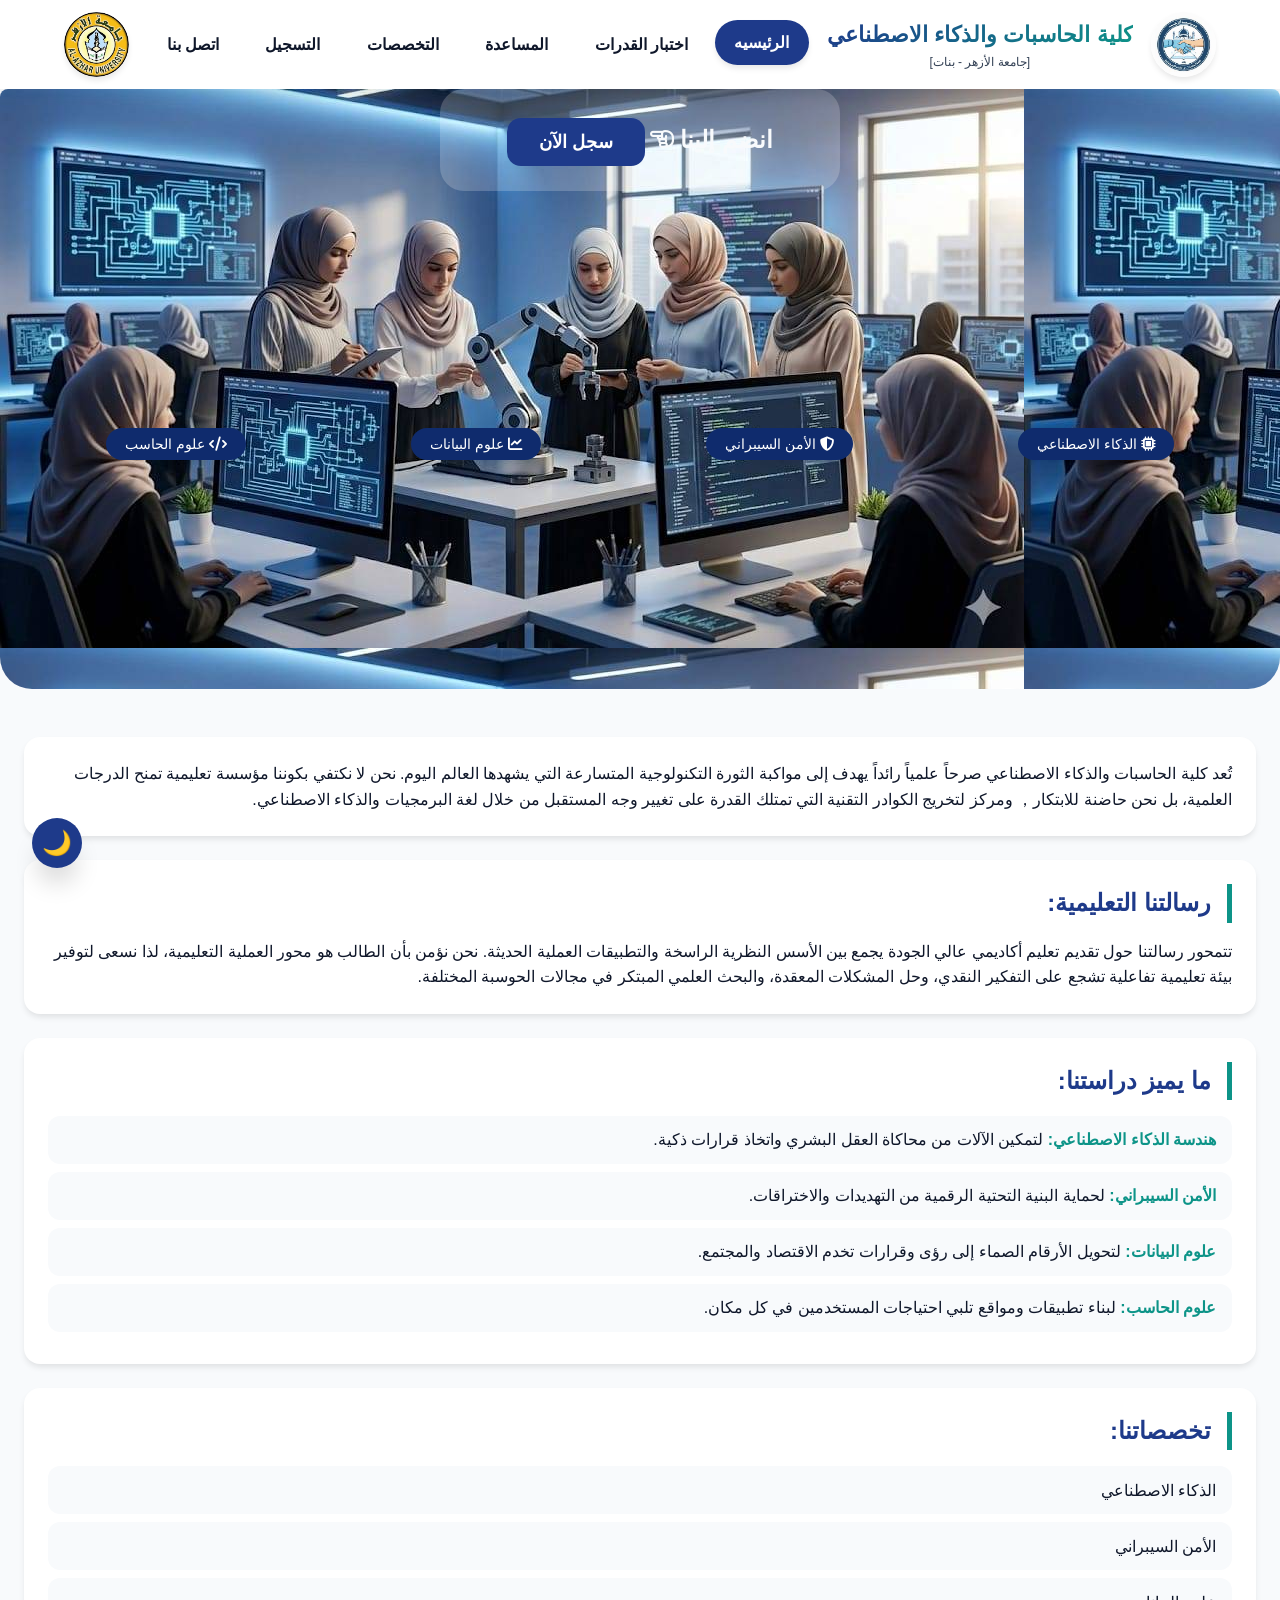
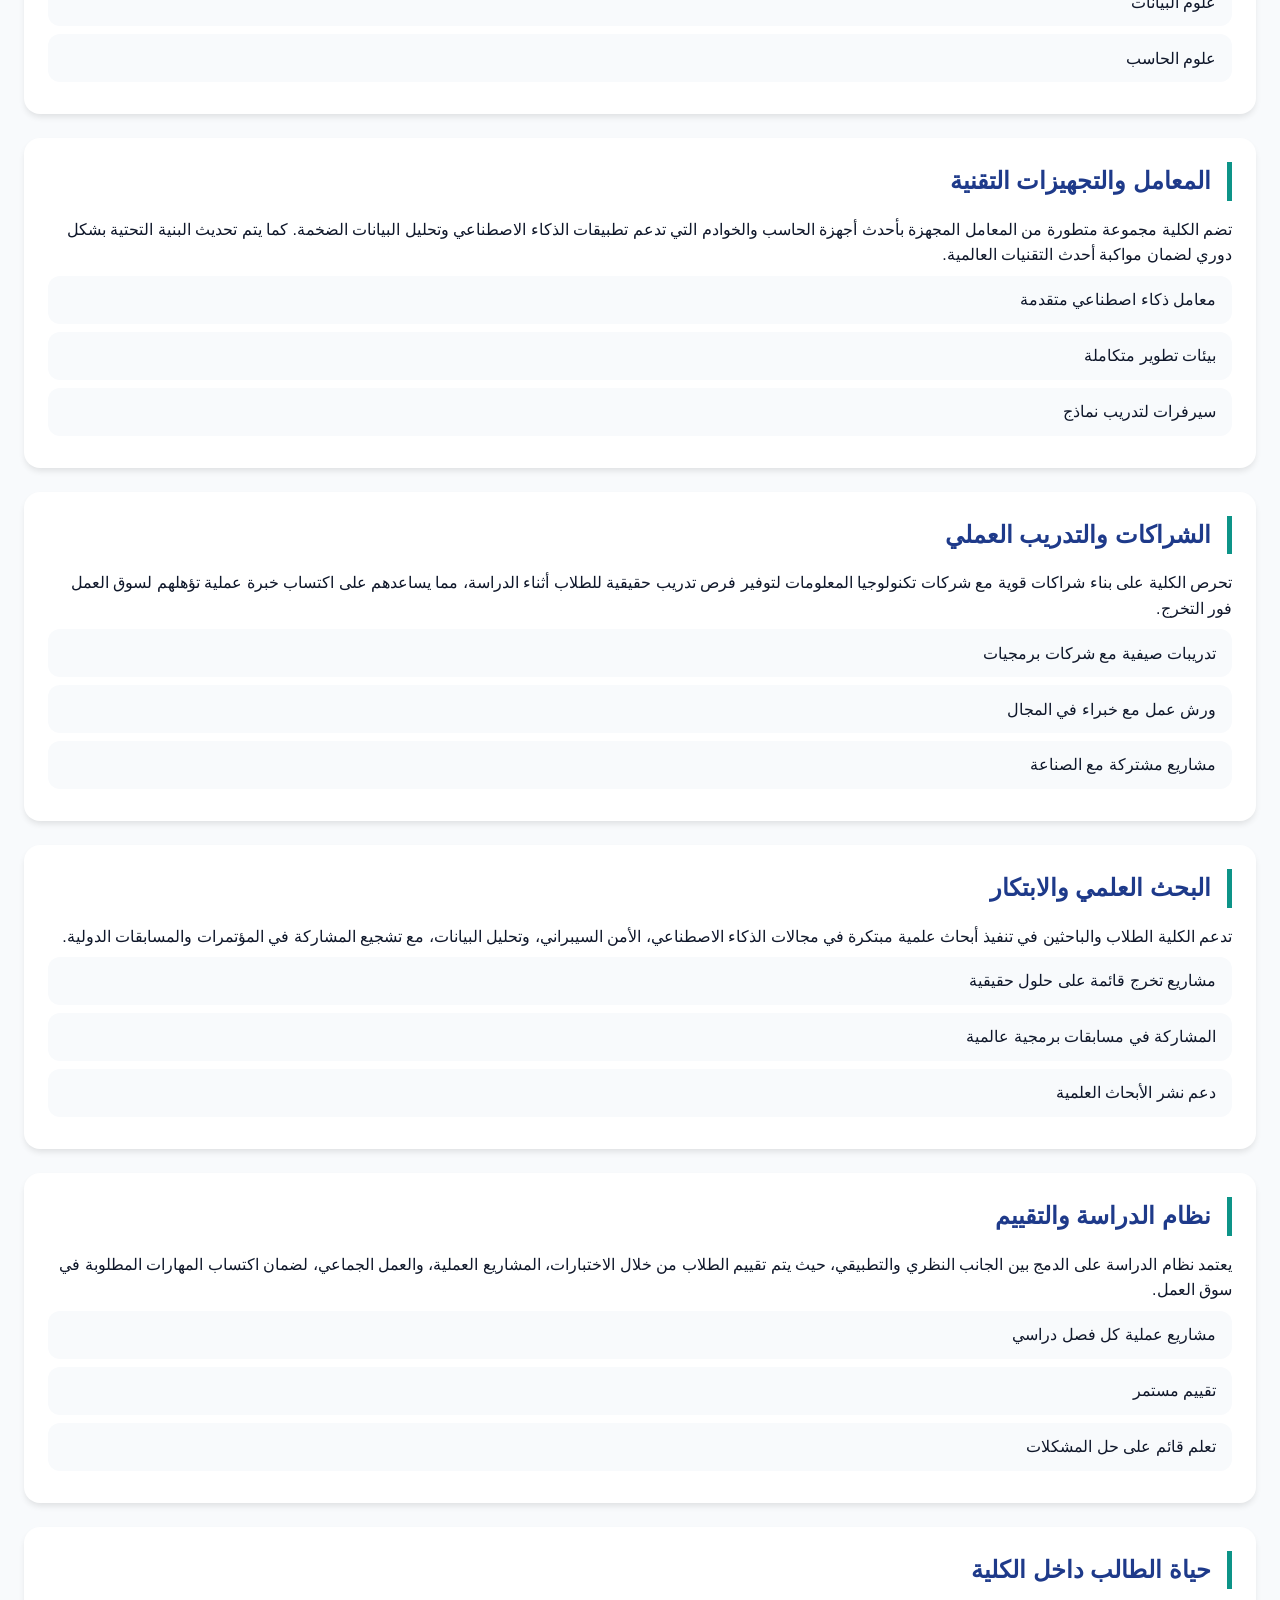
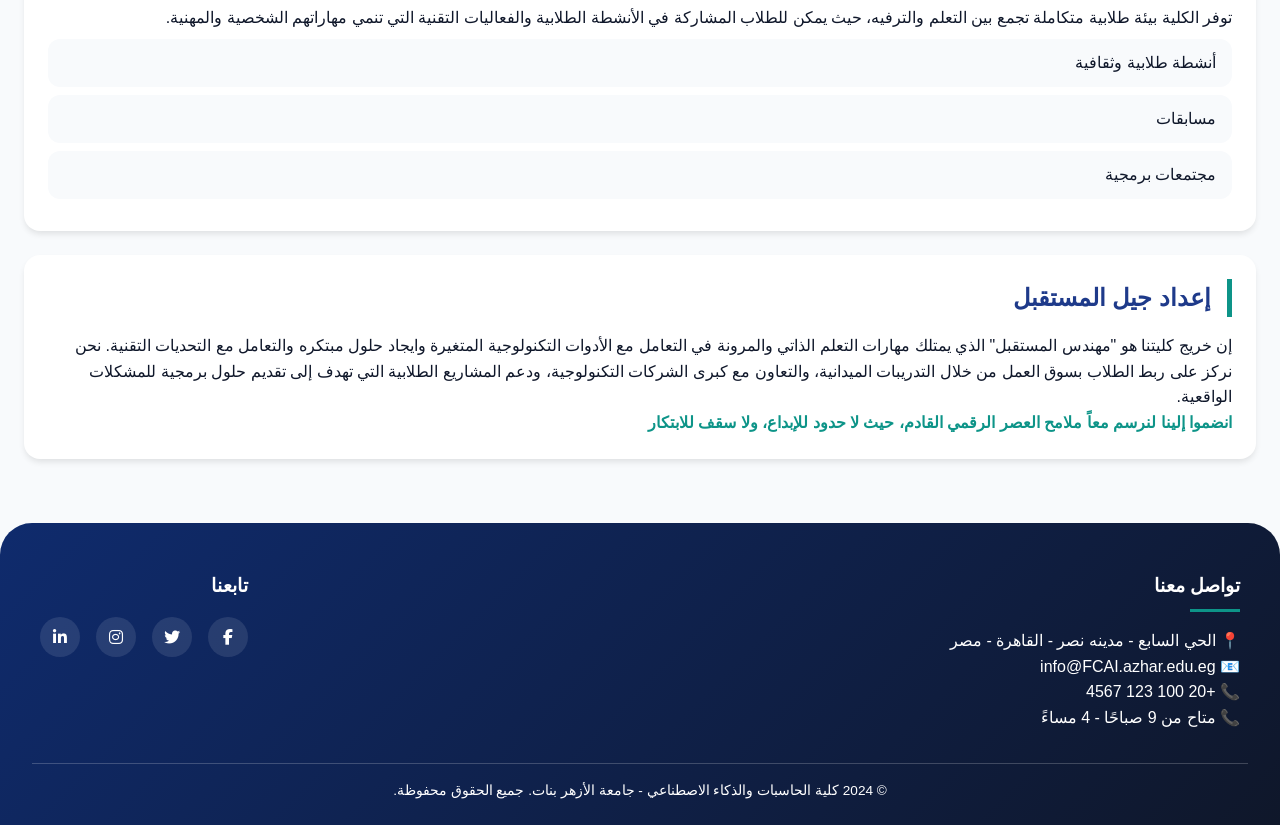
<file: index.html>
<!DOCTYPE html>

<html lang="ar" dir="rtl">

<head>
    <meta charset="UTF-8">
    <meta name="viewport" content="width=device-width, initial-scale=1.0">
    <title>كلية الحاسبات والذكاء الاصطناعي</title>
    <meta name="description"
        content="كلية الحاسبات والذكاء الاصطناعي - جامعة الأزهر بنات - تخصصات الذكاء الاصطناعي، الأمن السيبراني، علوم البيانات وعلوم الحاسب">
    <meta name="keywords" content="كلية حاسبات, ذكاء اصطناعي, جامعة الأزهر, علوم بيانات, أمن سيبراني">
    <meta name="author" content="كلية الحاسبات والذكاء الاصطناعي - جامعة الأزهر">
    <link rel="icon" type="image/png" sizes="32x32" href="image/logo2.jpeg">

    <link rel="stylesheet" href="Css/styles.css">
    <link rel="stylesheet" href="https://cdnjs.cloudflare.com/ajax/libs/font-awesome/6.5.0/css/all.min.css">
</head>

<body>
    <header class="header-section">
        <img src="image/logo2.jpeg" alt="لوجو الكلية 1">
        <button class="menu-toggle" id="mobileMenuToggle">
            <i class="fa-solid fa-bars"></i>
        </button>
        <section>
            <h1>كلية الحاسبات والذكاء الاصطناعي</h1>
            <p>[جامعة الأزهر - بنات]</p>
        </section>
        <nav>
            <ul>
                <li><a href="index.html">الرئيسيه</a></li>
                <li><a href="exam.html">اختبار القدرات</a></li>
                <li><a href="faq.html">المساعدة</a></li>
                <li><a href="depart.html">التخصصات</a></li>
                <li><a href="registration.html">التسجيل</a></li>
                <li><a href="contact.html">اتصل بنا</a></li>
            </ul>
        </nav>
        <img src="image/images.jpeg" alt="لوجو الكلية 2">
    </header>

    <!--  بانر الصفحة الرئيسية -->
    <div class="hero-banner">
        <div class="hero-registration">
            <h2>انضم إلينا <i class="fa-regular fa-hand-point-left"></i></h2>
            <a href="registration.html" class="btn-primary">سجل الآن</a>
        </div>
        <div class="hero-badges">
            <span class="hero-badge"><i class="fa-solid fa-microchip"></i> الذكاء الاصطناعي</span>
            <span class="hero-badge"><i class="fa-solid fa-shield-halved"></i> الأمن السيبراني</span>
            <span class="hero-badge"><i class="fa-solid fa-chart-line"></i> علوم البيانات</span>
            <span class="hero-badge"><i class="fa-solid fa-code"></i> علوم الحاسب</span>
        </div>

    </div>
    </div>

    <div class="container">
        <div>
            <p>
                تُعد كلية الحاسبات والذكاء الاصطناعي صرحاً علمياً رائداً يهدف إلى مواكبة الثورة التكنولوجية المتسارعة
                التي
                يشهدها العالم اليوم. نحن لا نكتفي بكوننا مؤسسة تعليمية تمنح الدرجات العلمية، بل نحن حاضنة للابتكار，
                ومركز
                لتخريج الكوادر التقنية التي تمتلك القدرة على تغيير وجه المستقبل من خلال لغة البرمجيات والذكاء الاصطناعي.
            </p>
        </div>
        <div>
            <h2>رسالتنا التعليمية:</h2>
            <p>
                تتمحور رسالتنا حول تقديم تعليم أكاديمي عالي الجودة يجمع بين الأسس النظرية الراسخة والتطبيقات العملية
                الحديثة. نحن نؤمن بأن الطالب هو محور العملية التعليمية، لذا نسعى لتوفير بيئة تعليمية تفاعلية تشجع على
                التفكير النقدي، وحل المشكلات المعقدة، والبحث العلمي المبتكر في مجالات الحوسبة المختلفة.
            </p>
        </div>
        <div>
            <h2>ما يميز دراستنا:</h2>
            <ul>
                <li><span class="highlight">هندسة الذكاء الاصطناعي:</span> لتمكين الآلات من محاكاة العقل البشري واتخاذ
                    قرارات ذكية.</li>
                <li><span class="highlight">الأمن السيبراني:</span> لحماية البنية التحتية الرقمية من التهديدات
                    والاختراقات.
                </li>
                <li><span class="highlight">علوم البيانات:</span> لتحويل الأرقام الصماء إلى رؤى وقرارات تخدم الاقتصاد
                    والمجتمع.</li>
                <li><span class="highlight">علوم الحاسب:</span> لبناء تطبيقات ومواقع تلبي احتياجات المستخدمين في كل
                    مكان.
                </li>
            </ul>
        </div>
        <div>
            <h2>تخصصاتنا:</h2>
            <ul>
                <li> الذكاء الاصطناعي</li>
                <li>الأمن السيبراني</li>
                <li>علوم البيانات</li>
                <li>علوم الحاسب </li>
            </ul>
        </div>

        <div>
            <h2>المعامل والتجهيزات التقنية</h2>
            <p>
                تضم الكلية مجموعة متطورة من المعامل المجهزة بأحدث أجهزة الحاسب والخوادم التي تدعم تطبيقات الذكاء
                الاصطناعي
                وتحليل البيانات الضخمة. كما يتم تحديث البنية التحتية بشكل دوري لضمان مواكبة أحدث التقنيات العالمية.
            </p>
            <ul>
                <li>معامل ذكاء اصطناعي متقدمة</li>
                <li>بيئات تطوير متكاملة </li>
                <li>سيرفرات لتدريب نماذج </li>

            </ul>
        </div>


        <div>
            <h2>الشراكات والتدريب العملي</h2>
            <p>
                تحرص الكلية على بناء شراكات قوية مع شركات تكنولوجيا المعلومات لتوفير فرص تدريب حقيقية للطلاب أثناء
                الدراسة،
                مما يساعدهم على اكتساب خبرة عملية تؤهلهم لسوق العمل فور التخرج.
            </p>
            <ul>
                <li>تدريبات صيفية مع شركات برمجيات</li>
                <li>ورش عمل مع خبراء في المجال</li>
                <li>مشاريع مشتركة مع الصناعة</li>
            </ul>
        </div>

        <div>
            <h2>البحث العلمي والابتكار</h2>
            <p>
                تدعم الكلية الطلاب والباحثين في تنفيذ أبحاث علمية مبتكرة في مجالات الذكاء الاصطناعي، الأمن السيبراني،
                وتحليل البيانات، مع تشجيع المشاركة في المؤتمرات والمسابقات الدولية.
            </p>
            <ul>
                <li>مشاريع تخرج قائمة على حلول حقيقية</li>
                <li>المشاركة في مسابقات برمجية عالمية</li>
                <li>دعم نشر الأبحاث العلمية</li>
            </ul>
        </div>

        <div>
            <h2>نظام الدراسة والتقييم</h2>
            <p>
                يعتمد نظام الدراسة على الدمج بين الجانب النظري والتطبيقي، حيث يتم تقييم الطلاب من خلال الاختبارات،
                المشاريع العملية، والعمل الجماعي، لضمان اكتساب المهارات المطلوبة في سوق العمل.
            </p>
            <ul>
                <li>مشاريع عملية كل فصل دراسي</li>
                <li>تقييم مستمر </li>
                <li>تعلم قائم على حل المشكلات </li>
            </ul>
        </div>

        <div>
            <h2>حياة الطالب داخل الكلية</h2>
            <p>
                توفر الكلية بيئة طلابية متكاملة تجمع بين التعلم والترفيه، حيث يمكن للطلاب المشاركة في الأنشطة الطلابية
                والفعاليات التقنية التي تنمي مهاراتهم الشخصية والمهنية.
            </p>
            <ul>
                <li>أنشطة طلابية وثقافية</li>
                <li>مسابقات </li>
                <li>مجتمعات برمجية </li>
            </ul>
        </div>
        <div>
            <h2>إعداد جيل المستقبل</h2>
            <p>
                إن خريج كليتنا هو "مهندس المستقبل" الذي يمتلك مهارات التعلم الذاتي والمرونة في التعامل مع الأدوات
                التكنولوجية المتغيرة وايجاد حلول مبتكره والتعامل مع التحديات التقنية. نحن نركز على ربط الطلاب بسوق العمل
                من خلال التدريبات الميدانية، والتعاون مع كبرى
                الشركات التكنولوجية، ودعم المشاريع الطلابية التي تهدف إلى تقديم حلول برمجية للمشكلات الواقعية.
            </p>

            <p class="highlight">
                انضموا إلينا لنرسم معاً ملامح العصر الرقمي القادم، حيث لا حدود للإبداع، ولا سقف
                للابتكار
            </p>
        </div>


    </div>
    <footer>
        <div class="contact-social">

            <div class="contact-info">
                <h3>تواصل معنا</h3>
                <p>📍 الحي السابع - مدينه نصر - القاهرة - مصر</p>
                <p>📧 info@FCAI.azhar.edu.eg</p>
                <p>📞 +20 100 123 4567 </p>
                <p>📞 متاح من 9 صباحًا - 4 مساءً</p>
            </div>

            <div class="social-media">
                <h3>تابعنا</h3>
                <div class="social-links">
                    <a href="https://www.facebook.com" target="_blank"><i class="fab fa-facebook-f"></i></a>
                    <a href="https://twitter.com" target="_blank"><i class="fab fa-twitter"></i></a>
                    <a href="https://www.instagram.com" target="_blank"><i class="fab fa-instagram"></i></a>
                    <a href="https://www.linkedin.com" target="_blank"><i class="fab fa-linkedin-in"></i></a>
                </div>
            </div>

        </div>
        <p>&copy; 2024 كلية الحاسبات والذكاء الاصطناعي - جامعة الأزهر بنات. جميع الحقوق محفوظة.</p>

    </footer>
    <button class="darkmode-toggle" id="darkmodeToggle">🌙</button>


    <script src="js/script.js"></script>
</body>

</html>
</file>
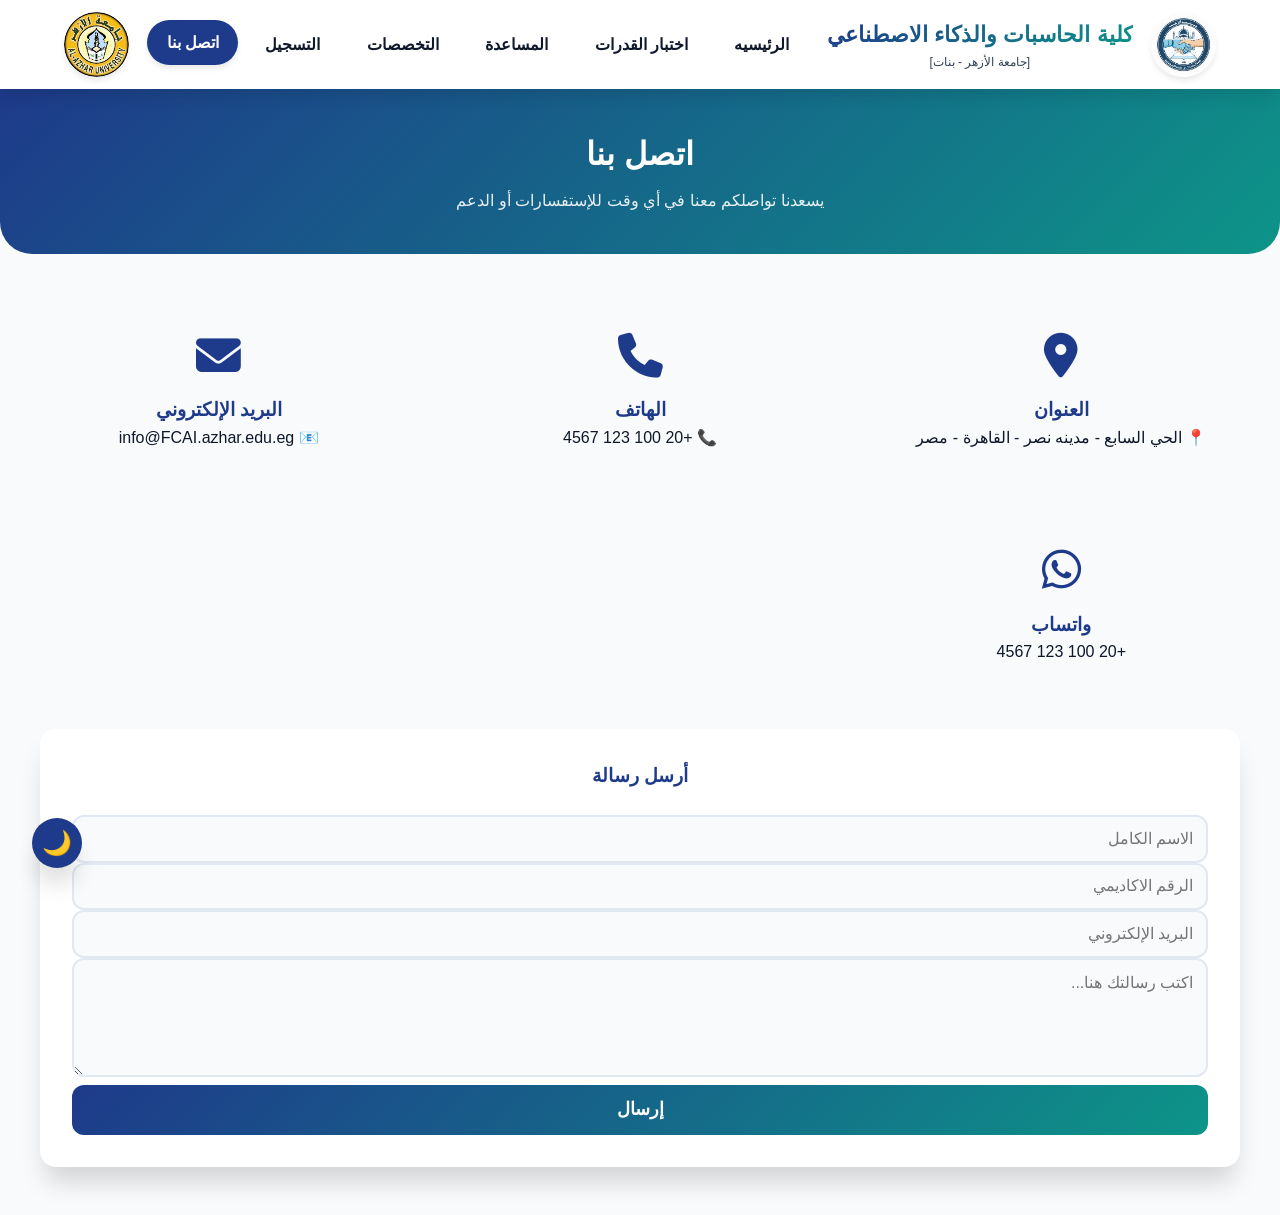
<file: contact.html>
<!DOCTYPE html>

<html lang="ar" dir="rtl">

<head>
    <meta charset="UTF-8">
    <meta name="viewport" content="width=device-width, initial-scale=1.0">
    <title>اتصل بنا</title>
    <meta name="description"
        content="كلية الحاسبات والذكاء الاصطناعي - جامعة الأزهر بنات - تخصصات الذكاء الاصطناعي، الأمن السيبراني، علوم البيانات وعلوم الحاسب">
    <meta name="keywords" content="كلية حاسبات, ذكاء اصطناعي, جامعة الأزهر, علوم بيانات, أمن سيبراني">
    <meta name="author" content="كلية الحاسبات والذكاء الاصطناعي - جامعة الأزهر">
    <link rel="icon" type="image/png" sizes="32x32" href="image/logo2.jpeg">

    <link rel="stylesheet" href="Css/styles.css">
    <link rel="stylesheet" href="https://cdnjs.cloudflare.com/ajax/libs/font-awesome/6.5.0/css/all.min.css">
</head>

<body>

    <header class="header-section">
        <img src="image/logo2.jpeg" alt="لوجو الكلية 1">
        <button class="menu-toggle" id="mobileMenuToggle">
            <i class="fa-solid fa-bars"></i>
        </button>
        <section>
            <h1>كلية الحاسبات والذكاء الاصطناعي</h1>
            <p>[جامعة الأزهر - بنات]</p>
        </section>
        <nav>
            <ul>
                <li><a href="index.html">الرئيسيه</a></li>
                <li><a href="exam.html">اختبار القدرات</a></li>
                <li><a href="faq.html">المساعدة</a></li>
                <li><a href="depart.html">التخصصات</a></li>
                <li><a href="registration.html">التسجيل</a></li>
                <li><a href="contact.html">اتصل بنا</a></li>
            </ul>
        </nav>
        <img src="image/images.jpeg" alt="لوجو الكلية 2">
    </header>
    <div class="contact-header">
        <h1>اتصل بنا</h1>
        <p class="contact-desc">يسعدنا تواصلكم معنا في أي وقت للإستفسارات أو الدعم</p>

    </div>
    <section class="contact-section">

        <div class="contact-grid">

            <div class="contact-card">
                <i class="fa-solid fa-location-dot"></i>
                <h3>العنوان</h3>
                <p>📍 الحي السابع - مدينه نصر - القاهرة - مصر</p>
            </div>

            <div class="contact-card">
                <i class="fa-solid fa-phone"></i>
                <h3>الهاتف</h3>
                <p>📞 +20 100 123 4567</p>
            </div>

            <div class="contact-card">
                <i class="fa-solid fa-envelope"></i>
                <h3>البريد الإلكتروني</h3>
                <p>📧 info@FCAI.azhar.edu.eg</p>
            </div>

            <div class="contact-card">
                <i class="fa-brands fa-whatsapp"></i>
                <h3>واتساب</h3>
                <p>+20 100 123 4567</p>
            </div>

        </div>

        <form class="contact-form">
            <h3>أرسل رسالة</h3>

            <input type="text" placeholder="الاسم الكامل" required>
            <input type="number" placeholder="الرقم الاكاديمي">
            <input type="email" placeholder="البريد الإلكتروني" required>
            <textarea rows="5" placeholder="اكتب رسالتك هنا..." required></textarea>

            <button type="submit">إرسال</button>
        </form>
    </section>
    <button class="darkmode-toggle" id="darkmodeToggle">🌙</button>

    <script src="js/script.js"></script>

</body>
</file>
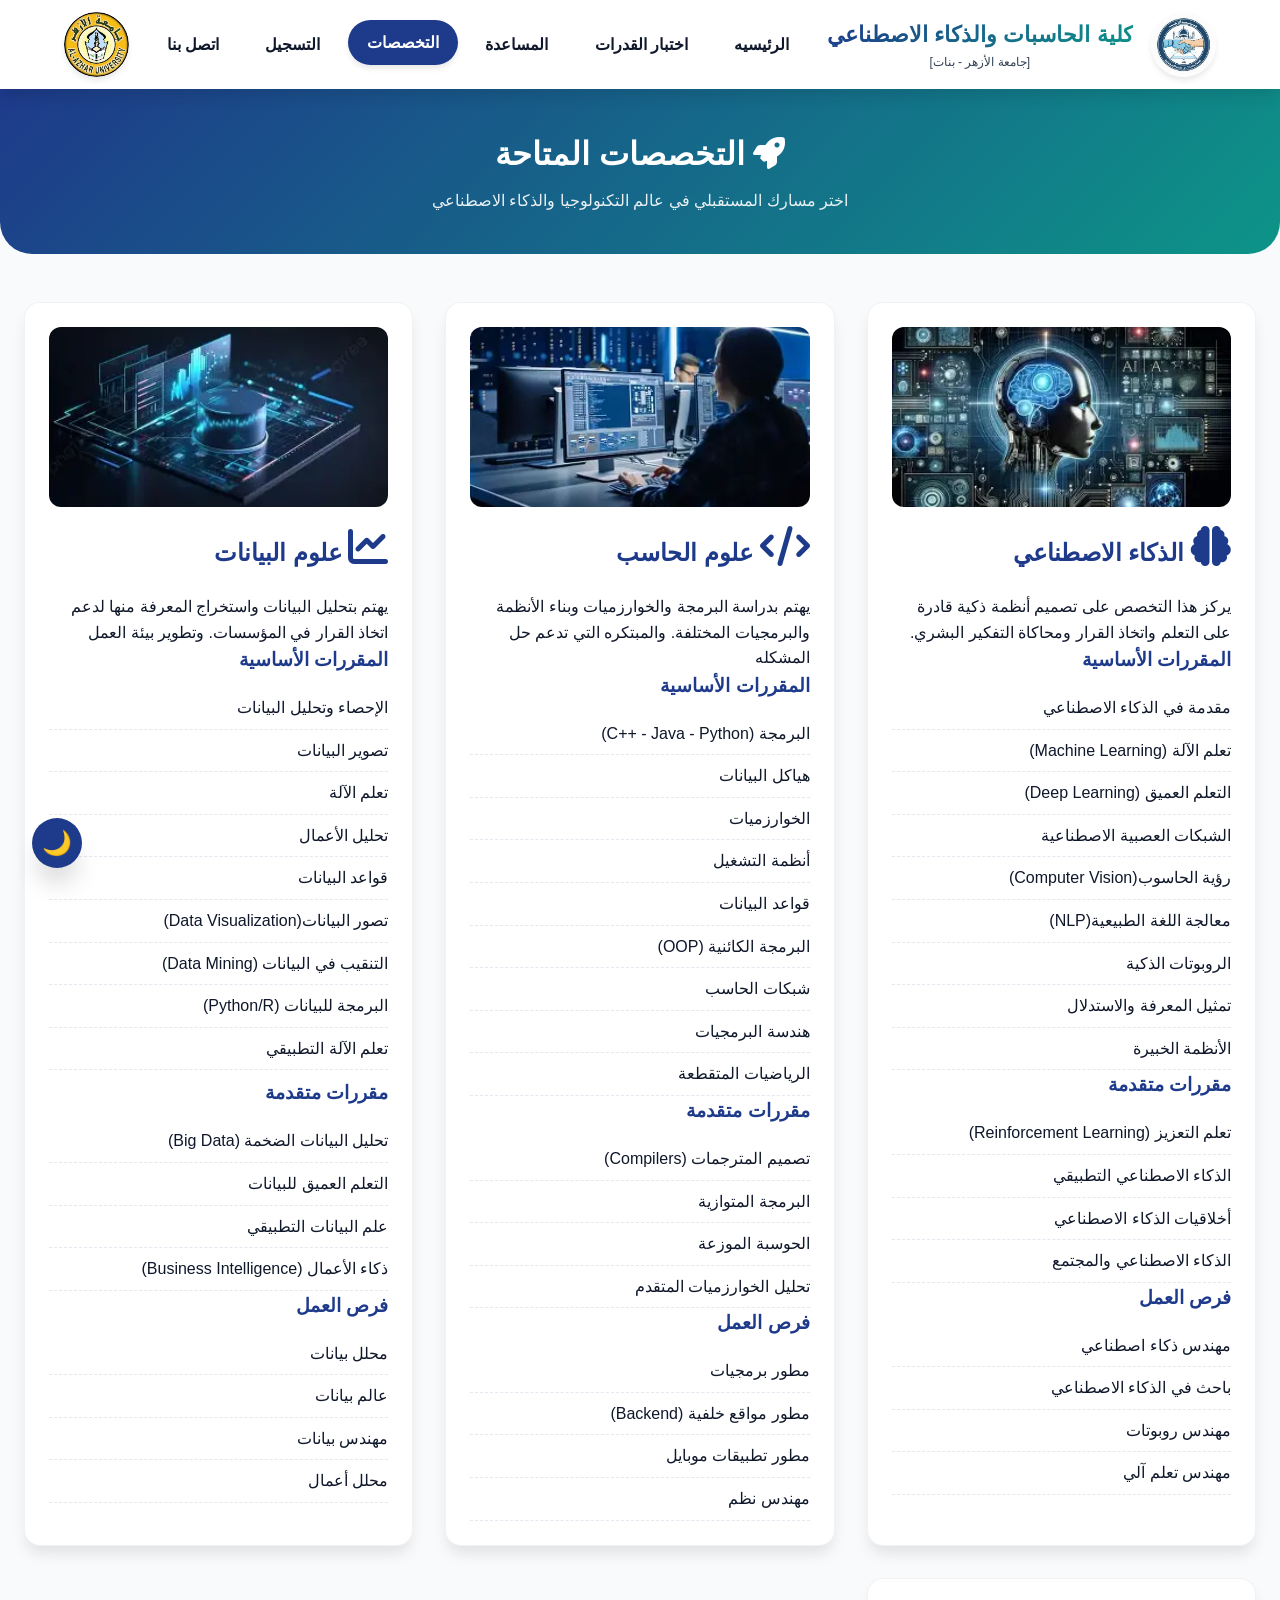
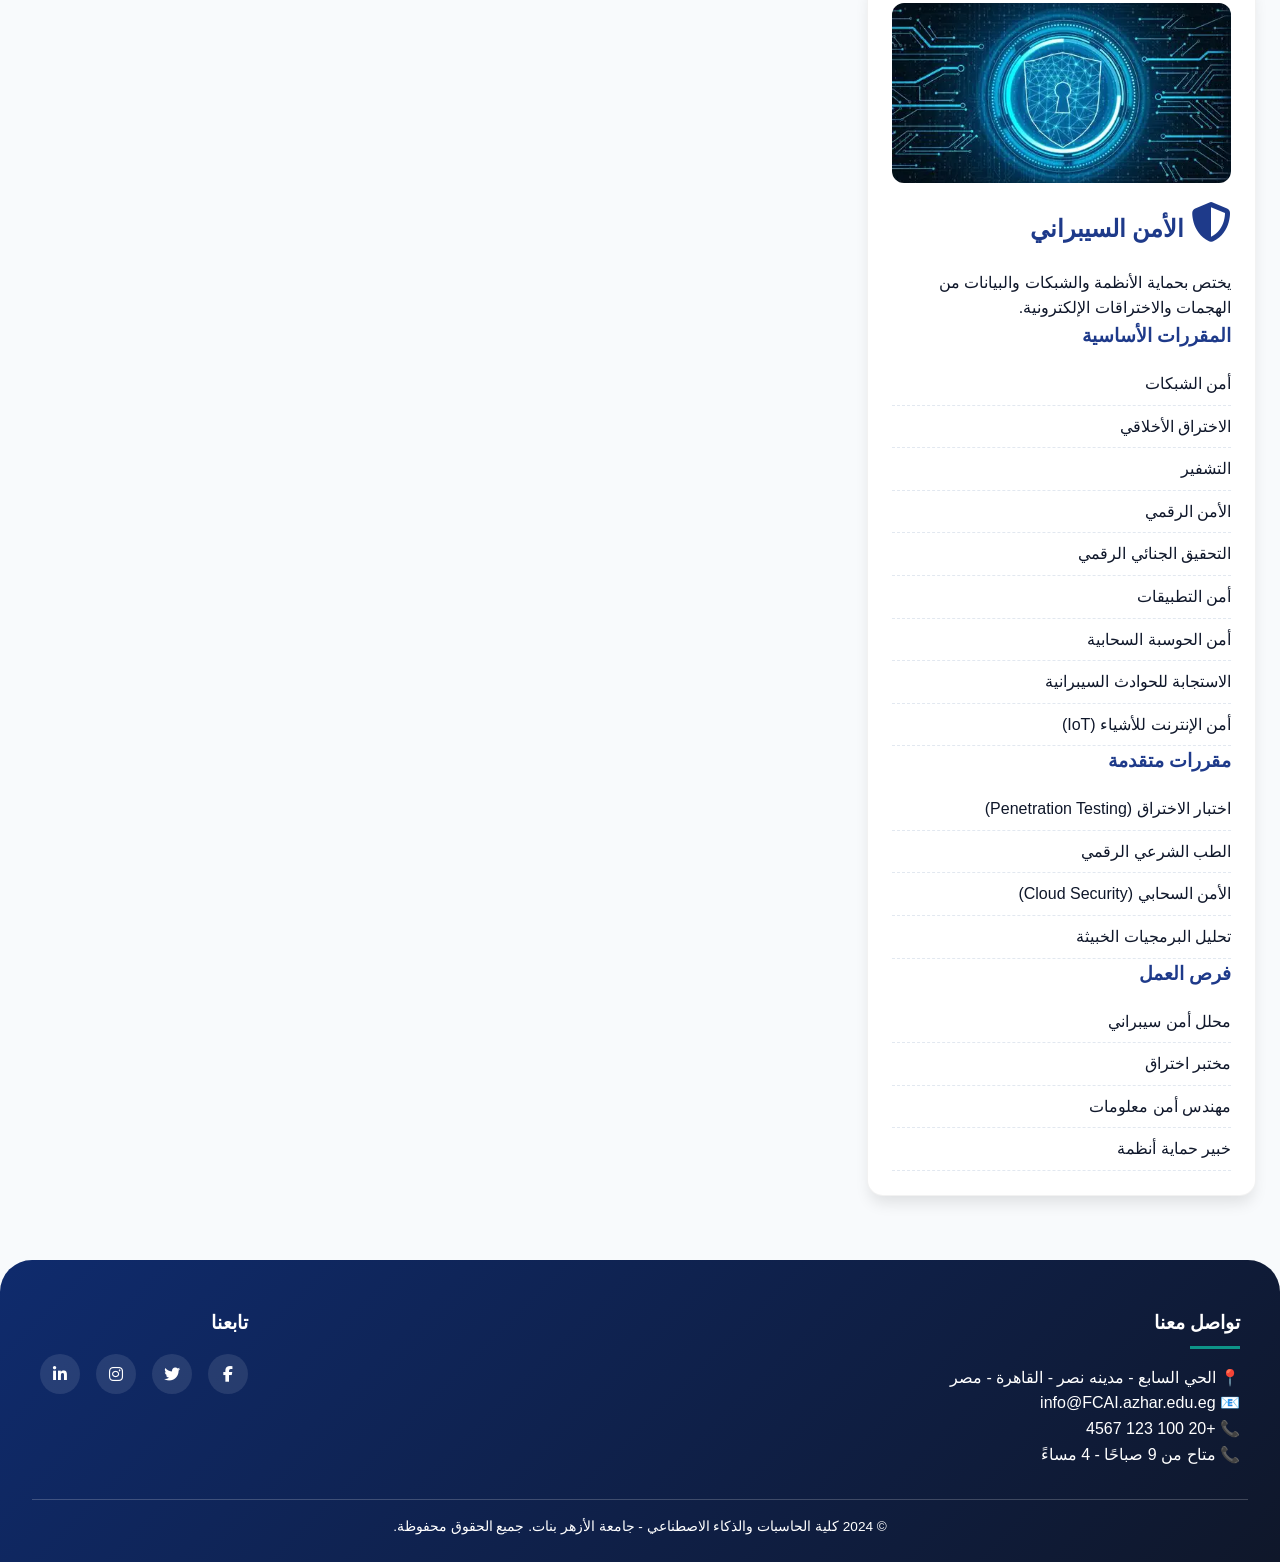
<file: depart.html>
<!DOCTYPE html>
<html lang="ar" dir="rtl">

<head>
    <meta charset="UTF-8">
    <meta name="viewport" content="width=device-width, initial-scale=1.0">
    <title>التخصصات</title>
    <meta name="description"
        content="كلية الحاسبات والذكاء الاصطناعي - جامعة الأزهر بنات - تخصصات الذكاء الاصطناعي، الأمن السيبراني، علوم البيانات وعلوم الحاسب">
    <meta name="keywords" content="كلية حاسبات, ذكاء اصطناعي, جامعة الأزهر, علوم بيانات, أمن سيبراني">
    <meta name="author" content="كلية الحاسبات والذكاء الاصطناعي - جامعة الأزهر">
    <link rel="icon" type="image/png" sizes="32x32" href="image/logo2.jpeg">

    <link rel="stylesheet" href="Css/styles.css">
    <link rel="stylesheet" href="https://cdnjs.cloudflare.com/ajax/libs/font-awesome/6.5.0/css/all.min.css">
</head>

<body>

   <header class="header-section">
    <img src="image/logo2.jpeg" alt="لوجو الكلية 1">
    <button class="menu-toggle" id="mobileMenuToggle">
        <i class="fa-solid fa-bars"></i>
    </button>
    <section>
        <h1>كلية الحاسبات والذكاء الاصطناعي</h1>
        <p>[جامعة الأزهر - بنات]</p>
    </section>
    <nav>
        <ul>
            <li><a href="index.html">الرئيسيه</a></li>
            <li><a href="exam.html">اختبار القدرات</a></li>
            <li><a href="faq.html">المساعدة</a></li>
            <li><a href="depart.html">التخصصات</a></li>
            <li><a href="registration.html">التسجيل</a></li>
            <li><a href="contact.html">اتصل بنا</a></li>
        </ul>
    </nav>
    <img src="image/images.jpeg" alt="لوجو الكلية 2">
</header>

    <!-- بانر التخصصات -->
    <div class="depart-banner">
        <div class="depart-banner-content">
            <h2><i class="fa-solid fa-rocket"></i> التخصصات المتاحة</h2>
            <p>اختر مسارك المستقبلي في عالم التكنولوجيا والذكاء الاصطناعي</p>
        </div>
    </div>

    <section class="departments">

        <div class="card">
            <div class="card-image">
                <img src="image/image9.jpeg" alt="الذكاء الاصطناعي">
            </div>
            <h2><i class="fa-solid fa-brain"></i> الذكاء الاصطناعي</h2>
            <p>
                يركز هذا التخصص على تصميم أنظمة ذكية قادرة على التعلم واتخاذ القرار ومحاكاة التفكير البشري.
            </p>

            <h3>المقررات الأساسية</h3>
            <ul>
                <li>مقدمة في الذكاء الاصطناعي</li>
                <li>تعلم الآلة (Machine Learning)</li>
                <li>التعلم العميق (Deep Learning)</li>
                <li>الشبكات العصبية الاصطناعية</li>
                <li>رؤية الحاسوب(Computer Vision)</li>
                <li>معالجة اللغة الطبيعية(NLP)</li>
                <li>الروبوتات الذكية</li>
                <li>تمثيل المعرفة والاستدلال</li>
                <li>الأنظمة الخبيرة</li>
            </ul>
            <h3>مقررات متقدمة</h3>
            <ul>
                <li>تعلم التعزيز (Reinforcement Learning)</li>
                <li>الذكاء الاصطناعي التطبيقي</li>
                <li>أخلاقيات الذكاء الاصطناعي</li>
                <li>الذكاء الاصطناعي والمجتمع</li>
            </ul>
            <h3>فرص العمل</h3>
            <ul>
                <li>مهندس ذكاء اصطناعي</li>
                <li>باحث في الذكاء الاصطناعي</li>
                <li>مهندس روبوتات</li>
                <li>مهندس تعلم آلي</li>
            </ul>
        </div>

        <div class="card">
            <div class="card-image">
                <img src="image/image8.jpeg" alt="علوم الحاسب" >
            </div>
            <h2><i class="fa-solid fa-code"></i> علوم الحاسب</h2>
            <p>
                يهتم بدراسة البرمجة والخوارزميات وبناء الأنظمة والبرمجيات المختلفة. والمبتكره التي تدعم حل المشكله
            </p>

            <h3>المقررات الأساسية</h3>
            <ul>
                <li>البرمجة (C++ - Java - Python)</li>
                <li>هياكل البيانات</li>
                <li>الخوارزميات</li>
                <li>أنظمة التشغيل</li>
                <li>قواعد البيانات</li>
                <li>البرمجة الكائنية (OOP)</li>
                <li>شبكات الحاسب</li>
                <li>هندسة البرمجيات</li>
                <li>الرياضيات المتقطعة</li>
            </ul>
            <h3>مقررات متقدمة</h3>
            <ul>
                <li>تصميم المترجمات (Compilers)</li>
                <li>البرمجة المتوازية</li>
                <li>الحوسبة الموزعة</li>
                <li>تحليل الخوارزميات المتقدم</li>
            </ul>


            <h3>فرص العمل</h3>
            <ul>
                <li>مطور برمجيات</li>
                <li>مطور مواقع خلفية (Backend)</li>
                <li>مطور تطبيقات موبايل</li>
                <li>مهندس نظم</li>
            </ul>
        </div>

        <div class="card">
            <div class="card-image">
                <img src="image/image7.jpeg" alt="علوم البيانات">
            </div>
            <h2><i class="fa-solid fa-chart-line"></i> علوم البيانات</h2>
            <p>
                يهتم بتحليل البيانات واستخراج المعرفة منها لدعم اتخاذ القرار في المؤسسات. وتطوير بيئة العمل
            </p>

            <h3>المقررات الأساسية</h3>
            <ul>
                <li>الإحصاء وتحليل البيانات</li>
                <li>تصوير البيانات</li>
                <li>تعلم الآلة</li>
                <li>تحليل الأعمال</li>
                <li>قواعد البيانات</li>
                <li>تصور البيانات(Data Visualization)</li>
                <li> التنقيب في البيانات (Data Mining)</li>
                <li>البرمجة للبيانات (Python/R)</li>
                <li>تعلم الآلة التطبيقي</li>
            </ul>
            <ul>

                <h3> مقررات متقدمة</h3>
                <li> تحليل البيانات الضخمة (Big Data)</li>
                <li>التعلم العميق للبيانات</li>
                <li> علم البيانات التطبيقي</li>
                <li> ذكاء الأعمال (Business Intelligence)</li>
            </ul>

            <h3>فرص العمل</h3>
            <ul>
                <li>محلل بيانات</li>
                <li>عالم بيانات</li>
                <li>مهندس بيانات</li>
                <li>محلل أعمال</li>
            </ul>
        </div>

        <div class="card">
            <div class="card-image">
                <img src="image/image5.jpeg" alt="الأمن السيبراني">
            </div>
            <h2><i class="fa-solid fa-shield-halved"></i> الأمن السيبراني</h2>
            <p>
                يختص بحماية الأنظمة والشبكات والبيانات من الهجمات والاختراقات الإلكترونية.
            </p>

            <h3>المقررات الأساسية</h3>
            <ul>
                <li>أمن الشبكات</li>
                <li>الاختراق الأخلاقي</li>
                <li>التشفير</li>
                <li>الأمن الرقمي</li>
                <li>التحقيق الجنائي الرقمي</li>
                <li>أمن التطبيقات</li>
                <li>أمن الحوسبة السحابية</li>
                <li>الاستجابة للحوادث السيبرانية</li>
                <li>أمن الإنترنت للأشياء (IoT)</li>
            </ul>
            <h3>مقررات متقدمة</h3>
            <ul>
                <li>اختبار الاختراق (Penetration Testing)</li>
                <li>الطب الشرعي الرقمي </li>
                <li>الأمن السحابي (Cloud Security)</li>
                <li>تحليل البرمجيات الخبيثة</li>
            </ul>
            <h3>فرص العمل</h3>
            <ul>
                <li>محلل أمن سيبراني</li>
                <li>مختبر اختراق</li>
                <li>مهندس أمن معلومات</li>
                <li>خبير حماية أنظمة</li>
            </ul>
        </div>

    </section>
    <footer>
        <div class="contact-social">

            <div class="contact-info">
                <h3>تواصل معنا</h3>
                <p>📍 الحي السابع - مدينه نصر - القاهرة - مصر</p>
                <p>📧 info@FCAI.azhar.edu.eg</p>
                <p>📞 +20 100 123 4567 </p>
                <p>📞 متاح من 9 صباحًا - 4 مساءً</p>
            </div>

            <div class="social-media">
                <h3>تابعنا</h3>
                <div class="social-links">
                    <a href="https://www.facebook.com" target="_blank"><i class="fab fa-facebook-f"></i></a>
                    <a href="https://twitter.com" target="_blank"><i class="fab fa-twitter"></i></a>
                    <a href="https://www.instagram.com" target="_blank"><i class="fab fa-instagram"></i></a>
                    <a href="https://www.linkedin.com" target="_blank"><i class="fab fa-linkedin-in"></i></a>
                </div>
            </div>

        </div>
        <p>&copy; 2024 كلية الحاسبات والذكاء الاصطناعي - جامعة الأزهر بنات. جميع الحقوق محفوظة.</p>

    </footer>
    <button class="darkmode-toggle" id="darkmodeToggle">🌙</button>
    <script src="js/script.js"></script>

</body>

</html>
</file>
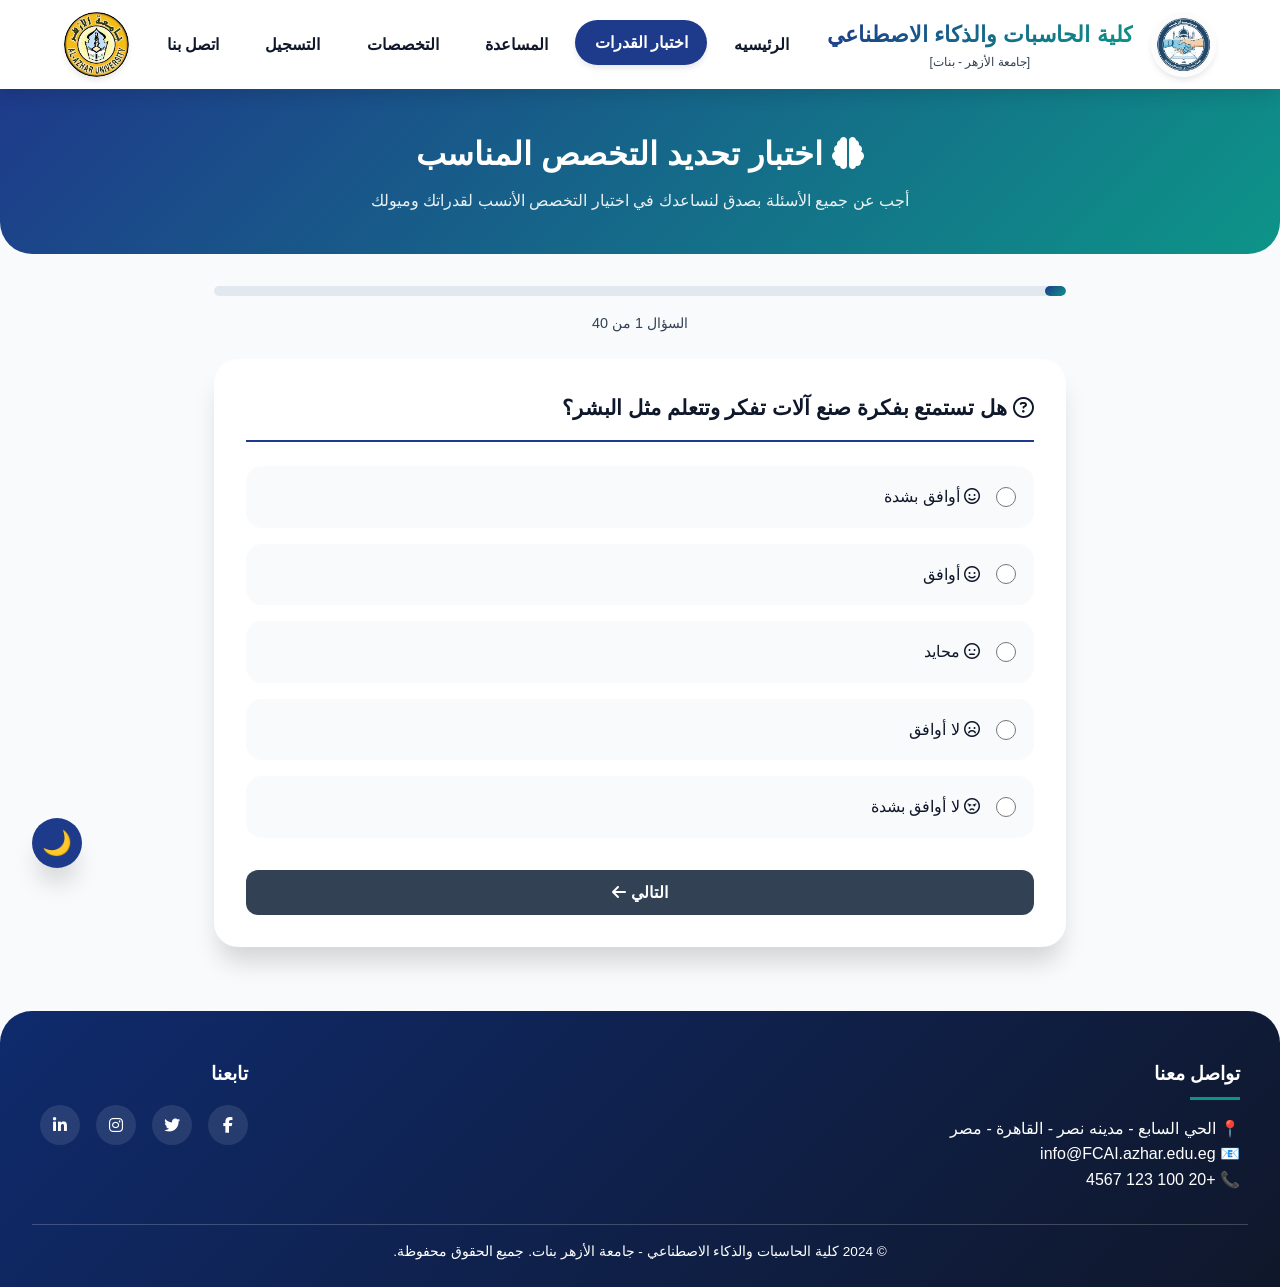
<file: exam.html>
<!DOCTYPE html>
<html lang="ar" dir="rtl">
<head>
    <meta charset="UTF-8">
    <meta name="viewport" content="width=device-width, initial-scale=1.0, user-scalable=yes">
    <title>اختبار القدرات - تحديد التخصص المناسب</title>
    <link rel="icon" type="image/png" sizes="32x32" href="image/logo2.jpeg">
    <link rel="stylesheet" href="Css/styles.css">
    <link rel="stylesheet" href="https://cdnjs.cloudflare.com/ajax/libs/font-awesome/6.5.0/css/all.min.css">
</head>
<body>

<header class="header-section">
    <img src="image/logo2.jpeg" alt="لوجو الكلية 1">
    <button class="menu-toggle" id="mobileMenuToggle">
        <i class="fa-solid fa-bars"></i>
    </button>
    <section>
        <h1>كلية الحاسبات والذكاء الاصطناعي</h1>
        <p>[جامعة الأزهر - بنات]</p>
    </section>
    <nav>
        <ul>
            <li><a href="index.html">الرئيسيه</a></li>
            <li><a href="exam.html" class="active">اختبار القدرات</a></li>
            <li><a href="faq.html">المساعدة</a></li>
            <li><a href="depart.html">التخصصات</a></li>
            <li><a href="registration.html">التسجيل</a></li>
            <li><a href="contact.html">اتصل بنا</a></li>
        </ul>
    </nav>
    <img src="image/images.jpeg" alt="لوجو الكلية 2">
</header>
 <div class="exam-header">
        <h1><i class="fa-solid fa-brain"></i> اختبار تحديد التخصص المناسب</h1>
        <p>أجب عن جميع الأسئلة بصدق لنساعدك في اختيار التخصص الأنسب لقدراتك وميولك</p>
    </div>
<!-- صفحة الأسئلة -->
<div id="examSection" class="exam-container">
   

    <div class="progress-bar">
        <div class="progress-fill" id="progressFill"></div>
    </div>

    <div class="question-counter">
        السؤال <span id="currentQNumber">1</span> من <span id="totalQ">?</span>
    </div>

    <div class="question-card">
        <div class="question-text" id="questionText"></div>
        <div class="options" id="optionsContainer"></div>
        <div class="nav-buttons">
            <button class="nav-btn" id="prevBtn" style="display:none;">السابق <i class="fa-solid fa-arrow-right"></i></button>
            <button class="nav-btn" id="nextBtn">التالي <i class="fa-solid fa-arrow-left"></i></button>
        </div>
    </div>
</div>

<!-- صفحة النتائج -->
<div id="resultsSection" class="results-container hidden">
    <div class="result-card">
        <i class="fa-solid fa-chart-simple" style="font-size: 3rem; color: var(--primary);"></i>
        <h1>نتيجة اختبار القدرات</h1>
        <p>بناءً على إجاباتك، هذه هي التخصصات المناسبة لك مرتبة من الأنسب للأقل</p>

        <div class="score-circle">
            <canvas id="scoreChart" width="150" height="150"></canvas>
        </div>

        <div class="specialty-rank" id="specialtyRank"></div>

        <div class="result-buttons">
            <button class="restart-btn" id="restartBtn">
                <i class="fa-solid fa-rotate-right"></i> إعادة الاختبار
            </button>
            <a href="registration.html" class="register-link">
                <i class="fa-solid fa-pen-to-square"></i> سجل الآن
            </a>
        </div>
    </div>
</div>

<footer>
    <div class="contact-social">
        <div class="contact-info">
            <h3>تواصل معنا</h3>
            <p>📍 الحي السابع - مدينه نصر - القاهرة - مصر</p>
            <p>📧 info@FCAI.azhar.edu.eg</p>
            <p>📞 +20 100 123 4567</p>
        </div>
        <div class="social-media">
            <h3>تابعنا</h3>
            <div class="social-links">
                <a href="https://www.facebook.com" target="_blank"><i class="fab fa-facebook-f"></i></a>
                <a href="https://twitter.com" target="_blank"><i class="fab fa-twitter"></i></a>
                <a href="https://instagram.com" target="_blank"><i class="fab fa-instagram"></i></a>
                <a href="https://linkedin.com" target="_blank"><i class="fab fa-linkedin-in"></i></a>
            </div>
        </div>
    </div>
    <p>&copy; 2024 كلية الحاسبات والذكاء الاصطناعي - جامعة الأزهر بنات. جميع الحقوق محفوظة.</p>
</footer>

<button class="darkmode-toggle" id="darkmodeToggle">🌙</button>

<script src="js/script.js"></script>

</body>
</html>
</file>
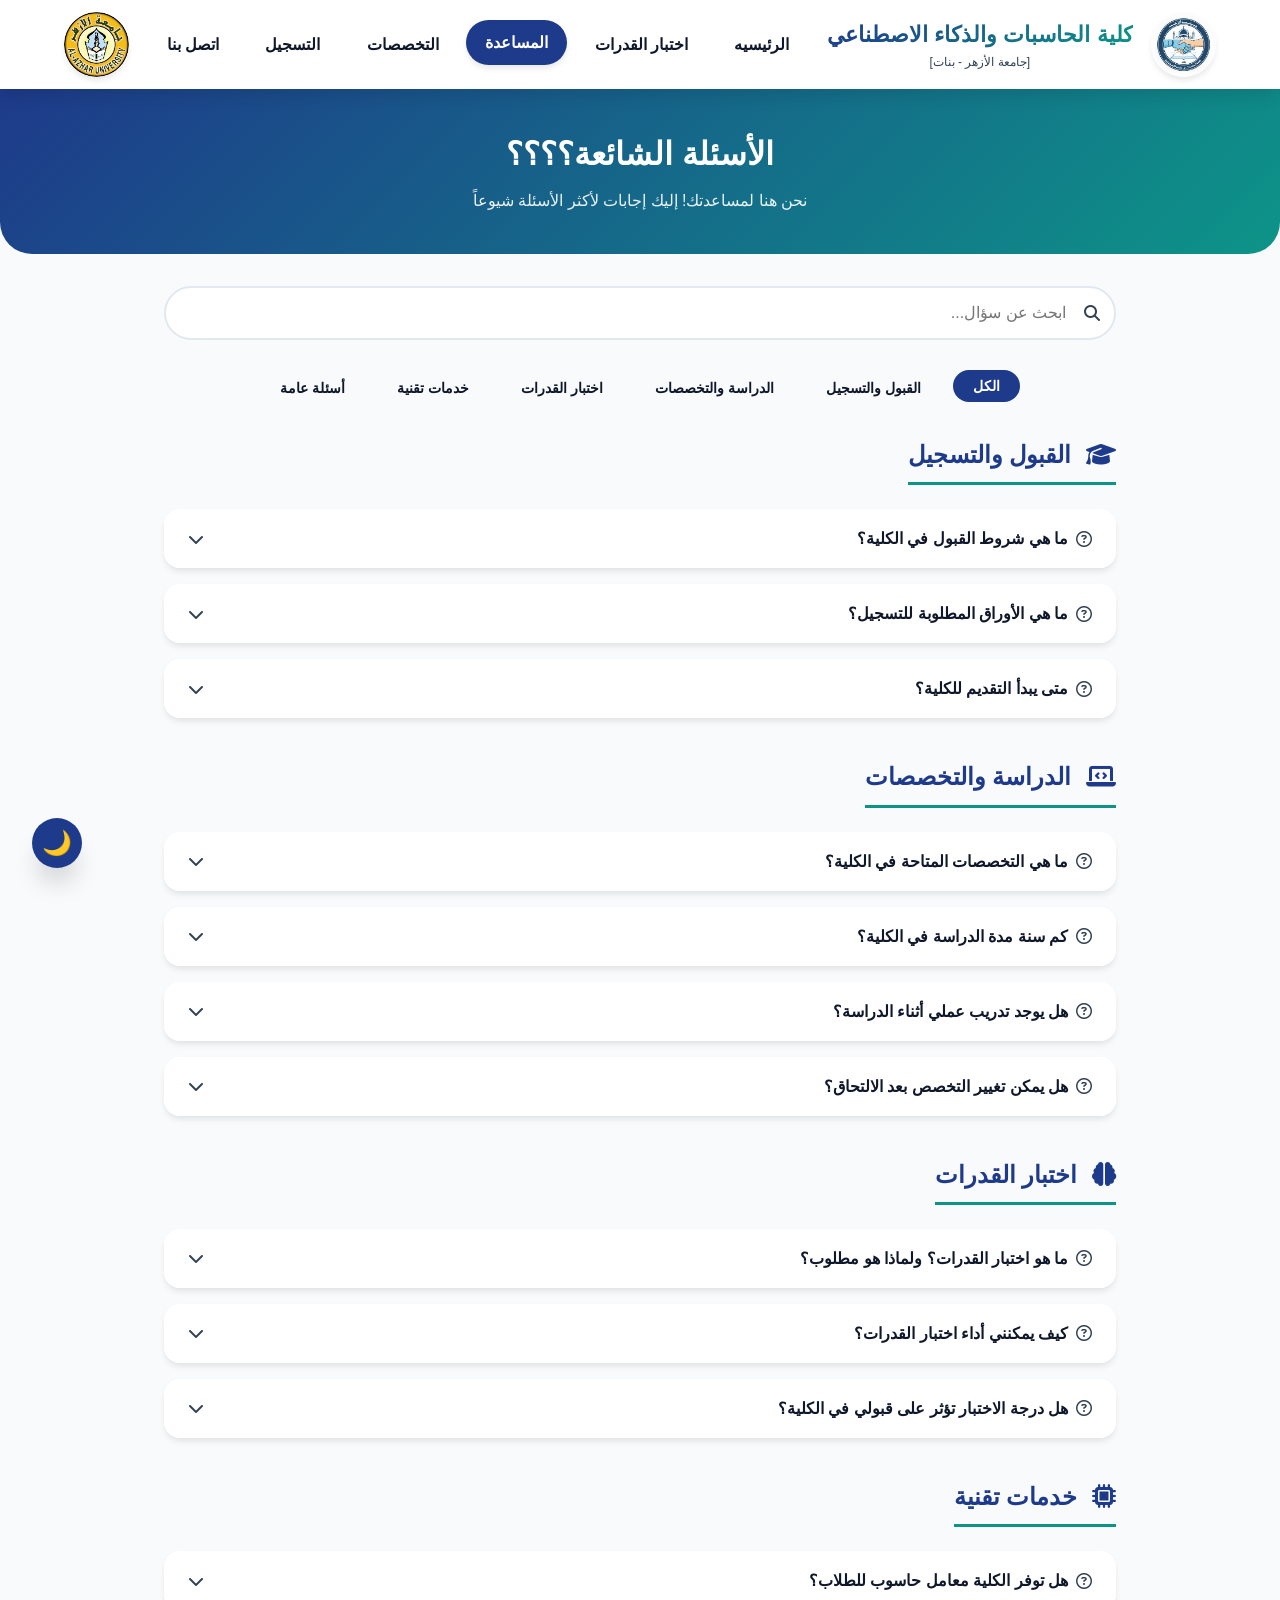
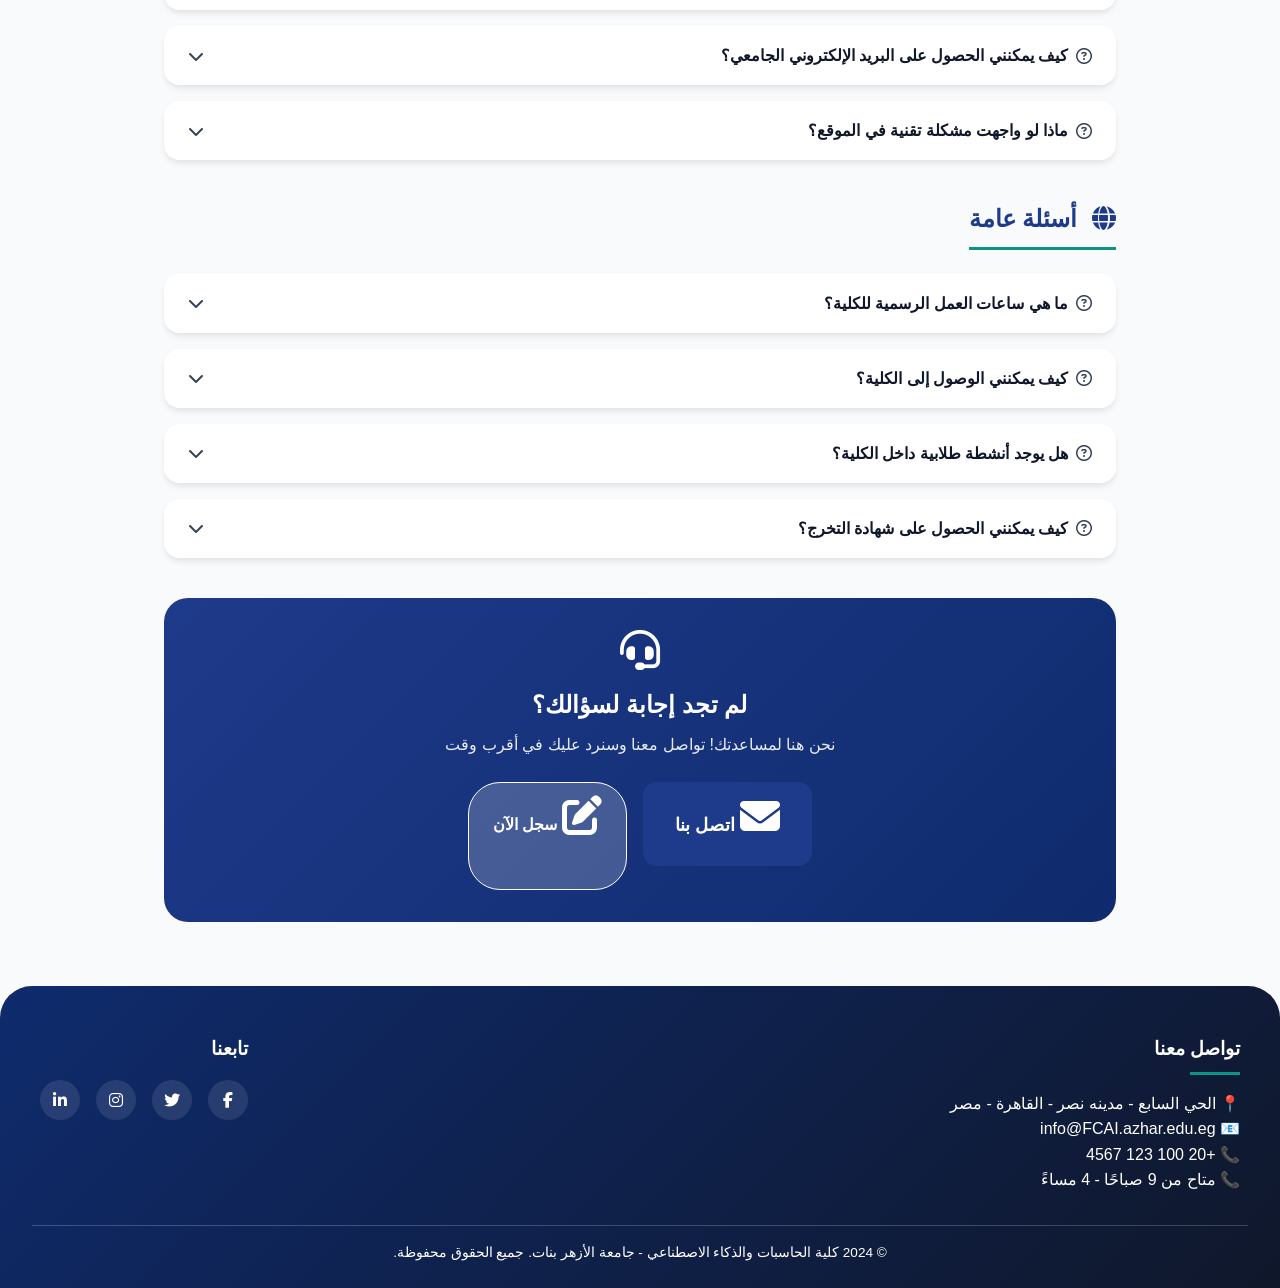
<file: faq.html>
<!DOCTYPE html>
<html lang="ar" dir="rtl">

<head>
    <meta charset="UTF-8">
    <meta name="viewport" content="width=device-width, initial-scale=1.0">
    <title>الأسئلة الشائعة - المساعدة</title>
    <meta name="description" content="الأسئلة الشائعة والمساعدة - كلية الحاسبات والذكاء الاصطناعي - جامعة الأزهر بنات">
    <meta name="keywords" content="مساعدة, أسئلة شائعة, كلية حاسبات, ذكاء اصطناعي, جامعة الأزهر">
    <meta name="author" content="كلية الحاسبات والذكاء الاصطناعي - جامعة الأزهر">
    <link rel="icon" type="image/png" sizes="32x32" href="image/logo2.jpeg">

    <link rel="stylesheet" href="Css/styles.css">
    <link rel="stylesheet" href="https://cdnjs.cloudflare.com/ajax/libs/font-awesome/6.5.0/css/all.min.css">
</head>

<body>

    <header class="header-section">
        <img src="image/logo2.jpeg" alt="لوجو الكلية 1">
        <button class="menu-toggle" id="mobileMenuToggle">
            <i class="fa-solid fa-bars"></i>
        </button>
        <section>
            <h1>كلية الحاسبات والذكاء الاصطناعي</h1>
            <p>[جامعة الأزهر - بنات]</p>
        </section>
        <nav>
            <ul>
                <li><a href="index.html">الرئيسيه</a></li>
                <li><a href="exam.html">اختبار القدرات</a></li>
                <li><a href="faq.html">المساعدة</a></li>
                <li><a href="depart.html">التخصصات</a></li>
                <li><a href="registration.html">التسجيل</a></li>
                <li><a href="contact.html">اتصل بنا</a></li>
            </ul>
        </nav>
        <img src="image/images.jpeg" alt="لوجو الكلية 2">
    </header>
    <!-- عنوان الصفحة -->
    <div class="faq-header">
        <h1>الأسئلة الشائعة؟؟؟؟</h1>
        <p>نحن هنا لمساعدتك! إليك إجابات لأكثر الأسئلة شيوعاً</p>
    </div>
    <main class="faq-container">


        <!-- قسم البحث -->
        <div class="faq-search">
            <i class="fa-solid fa-magnifying-glass"></i>
            <input type="text" id="faqSearch" placeholder="ابحث عن سؤال...">
        </div>

        <!-- فلاتر التصنيفات -->
        <div class="faq-filters">
            <button class="filter-btn active" data-filter="all">الكل</button>
            <button class="filter-btn" data-filter="admission">القبول والتسجيل</button>
            <button class="filter-btn" data-filter="study">الدراسة والتخصصات</button>
            <button class="filter-btn" data-filter="exam">اختبار القدرات</button>
            <button class="filter-btn" data-filter="technical">خدمات تقنية</button>
            <button class="filter-btn" data-filter="general">أسئلة عامة</button>
        </div>

        <!-- الأسئلة الشائعة -->
        <div class="faq-list">
            <!-- القبول والتسجيل -->
            <div class="faq-category" data-category="admission">
                <h2><i class="fa-solid fa-graduation-cap"></i> القبول والتسجيل</h2>

                <div class="faq-item">
                    <button class="faq-question">
                        <span><i class="fa-regular fa-circle-question"></i> ما هي شروط القبول في الكلية؟</span>
                        <i class="fa-solid fa-chevron-down"></i>
                    </button>
                    <div class="faq-answer">
                        <p>شروط القبول في كلية الحاسبات والذكاء الاصطناعي:</p>
                        <ul>
                            <li>الحصول على شهادة الثانوية العامة أو ما يعادلها</li>
                            <li>اجتياز الحد الأدنى للقبول الذي تحدده الكلية سنوياً</li>
                            <li>اجتياز اختبار القدرات (اختبار تحديد التخصص المناسب)</li>
                            <li>اجتياز المقابلة الشخصية (في بعض الحالات)</li>
                            <li>الالتزام بجميع اللوائح والقوانين الداخلية للكلية</li>
                        </ul>
                    </div>
                </div>

                <div class="faq-item">
                    <button class="faq-question">
                        <span><i class="fa-regular fa-circle-question"></i> ما هي الأوراق المطلوبة للتسجيل؟</span>
                        <i class="fa-solid fa-chevron-down"></i>
                    </button>
                    <div class="faq-answer">
                        <p>الأوراق المطلوبة للتقديم في الكلية:</p>
                        <ul>
                            <li>أصل شهادة الثانوية العامة + 3 صور</li>
                            <li>صورة بطاقة الرقم القومي (وجهين)</li>
                            <li>عدد 6 صور شخصية حديثة</li>
                            <li>شهادة الميلاد الأصلية + صورة</li>
                            <li>نموذج 2 جند للطلاب (للذكور)</li>
                            <li>إيصال سداد الرسوم الدراسية</li>
                        </ul>
                    </div>
                </div>

                <div class="faq-item">
                    <button class="faq-question">
                        <span><i class="fa-regular fa-circle-question"></i> متى يبدأ التقديم للكلية؟</span>
                        <i class="fa-solid fa-chevron-down"></i>
                    </button>
                    <div class="faq-answer">
                        <p>يبدأ التقديم للكلية عادةً في شهر يوليو من كل عام ويستمر حتى شهر سبتمبر. يتم الإعلان عن
                            المواعيد الدقيقة على الموقع الرسمي للكلية وصفحات التواصل الاجتماعي. يُنصح بمتابعة الإعلانات
                            الرسمية لمعرفة المواعيد المحددة.</p>
                    </div>
                </div>
            </div>

            <!-- الدراسة والتخصصات -->
            <div class="faq-category" data-category="study">
                <h2><i class="fa-solid fa-laptop-code"></i> الدراسة والتخصصات</h2>

                <div class="faq-item">
                    <button class="faq-question">
                        <span><i class="fa-regular fa-circle-question"></i> ما هي التخصصات المتاحة في الكلية؟</span>
                        <i class="fa-solid fa-chevron-down"></i>
                    </button>
                    <div class="faq-answer">
                        <p>توفر الكلية أربعة تخصصات رئيسية متميزة:</p>
                        <ul>
                            <li><strong>الذكاء الاصطناعي:</strong> تصميم أنظمة ذكية قادرة على التعلم واتخاذ القرارات
                            </li>
                            <li><strong>علوم الحاسب:</strong> البرمجة والخوارزميات وبناء الأنظمة والبرمجيات</li>
                            <li><strong>علوم البيانات:</strong> تحليل البيانات واستخراج المعرفة لدعم القرارات</li>
                            <li><strong>الأمن السيبراني:</strong> حماية الأنظمة والشبكات من الاختراقات</li>
                        </ul>
                        <p>يمكنك زيارة <a href="depart.html">صفحة التخصصات</a> لمزيد من التفاصيل حول كل تخصص.</p>
                    </div>
                </div>

                <div class="faq-item">
                    <button class="faq-question">
                        <span><i class="fa-regular fa-circle-question"></i> كم سنة مدة الدراسة في الكلية؟</span>
                        <i class="fa-solid fa-chevron-down"></i>
                    </button>
                    <div class="faq-answer">
                        <p>مدة الدراسة في الكلية هي <strong>4 سنوات</strong> دراسية، يحصل الطالب بعدها على درجة
                            البكالوريوس في التخصص الذي اختاره. السنة الأولى تكون سنة تحضيرية تشمل مواد أساسية لجميع
                            التخصصات، ثم يبدأ الطالب في دراسة مواد التخصص من السنة الثانية.</p>
                    </div>
                </div>

                <div class="faq-item">
                    <button class="faq-question">
                        <span><i class="fa-regular fa-circle-question"></i> هل يوجد تدريب عملي أثناء الدراسة؟</span>
                        <i class="fa-solid fa-chevron-down"></i>
                    </button>
                    <div class="faq-answer">
                        <p>نعم، تولي الكلية اهتماماً كبيراً بالجانب العملي والتطبيقي:</p>
                        <ul>
                            <li>تدريبات صيفية إجبارية في شركات ومؤسسات تقنية</li>
                            <li>معامل مجهزة بأحدث التقنيات للتطبيق العملي</li>
                            <li>مشاريع تخرج تطبيقية تحل مشكلات واقعية</li>
                            <li>ورش عمل ودورات تدريبية مع خبراء في المجال</li>
                            <li>شراكات مع كبرى شركات التكنولوجيا</li>
                        </ul>
                    </div>
                </div>

                <div class="faq-item">
                    <button class="faq-question">
                        <span><i class="fa-regular fa-circle-question"></i> هل يمكن تغيير التخصص بعد الالتحاق؟</span>
                        <i class="fa-solid fa-chevron-down"></i>
                    </button>
                    <div class="faq-answer">
                        <p>يمكن للطالب تقديم طلب لتغيير التخصص وفقاً للشروط التالية:</p>
                        <ul>
                            <li>أن يكون الطالب قد أكمل السنة الأولى بنجاح</li>
                            <li>توفر مقعد شاغر في التخصص المطلوب</li>
                            <li>استيفاء الحد الأدنى من المعدل المطلوب للتخصص الجديد</li>
                            <li>يتم التقديم خلال فترة التحويلات المحددة بداية العام الدراسي</li>
                        </ul>
                        <p>يُنصح بالتواصل مع إدارة شؤون الطلاب لمعرفة التفاصيل الدقيقة.</p>
                    </div>
                </div>
            </div>

            <!-- اختبار القدرات -->
            <div class="faq-category" data-category="exam">
                <h2><i class="fa-solid fa-brain"></i> اختبار القدرات</h2>

                <div class="faq-item">
                    <button class="faq-question">
                        <span><i class="fa-regular fa-circle-question"></i> ما هو اختبار القدرات؟ ولماذا هو
                            مطلوب؟</span>
                        <i class="fa-solid fa-chevron-down"></i>
                    </button>
                    <div class="faq-answer">
                        <p>اختبار القدرات هو اختبار تحديد التخصص المناسب للطالب بناءً على قدراته وميوله. يتكون الاختبار
                            من 40 سؤالاً تغطي أربعة مجالات رئيسية (الذكاء الاصطناعي، علوم الحاسب، علوم البيانات، الأمن
                            السيبراني).</p>
                        <p><strong>أهمية الاختبار:</strong> يساعد الاختبار الطالب في اختيار التخصص الأنسب له، مما يزيد
                            من فرص نجاحه وتفوقه في دراسته المستقبلية.</p>
                    </div>
                </div>

                <div class="faq-item">
                    <button class="faq-question">
                        <span><i class="fa-regular fa-circle-question"></i> كيف يمكنني أداء اختبار القدرات؟</span>
                        <i class="fa-solid fa-chevron-down"></i>
                    </button>
                    <div class="faq-answer">
                        <p>يمكنك أداء اختبار القدرات بسهولة عبر <a href="exam.html">صفحة الاختبار</a> في الموقع.
                            الاختبار مجاني تماماً ولا يتطلب أي رسوم. كل ما عليك فعله هو الإجابة على 40 سؤالاً بصدق،
                            وسيظهر لك نتيجة مفصلة توضح التخصصات المناسبة لك حسب ترتيب الأولوية.</p>
                    </div>
                </div>

                <div class="faq-item">
                    <button class="faq-question">
                        <span><i class="fa-regular fa-circle-question"></i> هل درجة الاختبار تؤثر على قبولي في
                            الكلية؟</span>
                        <i class="fa-solid fa-chevron-down"></i>
                    </button>
                    <div class="faq-answer">
                        <p>بالتأكيد، درجة اختبار القدرات تعتبر أحد عوامل القبول الأساسية في الكلية، إلى جانب مجموع
                            الثانوية العامة. يهدف الاختبار إلى قياس مدى توافق الطالب مع التخصص الذي يرغب في الالتحاق به،
                            مما يضمن نجاحه وتفوقه خلال سنوات الدراسة.</p>
                    </div>
                </div>
            </div>

            <!-- خدمات تقنية -->
            <div class="faq-category" data-category="technical">
                <h2><i class="fa-solid fa-microchip"></i> خدمات تقنية</h2>

                <div class="faq-item">
                    <button class="faq-question">
                        <span><i class="fa-regular fa-circle-question"></i> هل توفر الكلية معامل حاسوب للطلاب؟</span>
                        <i class="fa-solid fa-chevron-down"></i>
                    </button>
                    <div class="faq-answer">
                        <p>نعم، تحتوي الكلية على مجموعة متطورة من المعامل المجهزة بأحدث أجهزة الحاسب والخوادم، منها:</p>
                        <ul>
                            <li>معامل ذكاء اصطناعي متخصصة بوحدات معالجة رسومية (GPU) عالية الأداء</li>
                            <li>معامل أمن سيبراني لاختبار الاختراق الأخلاقي</li>
                            <li>معامل برمجة وتطوير متكاملة</li>
                            <li>معامل تحليل بيانات ضخمة</li>
                            <li>خدمة الواي فاي المجانية في جميع أنحاء الكلية</li>
                        </ul>
                    </div>
                </div>

                <div class="faq-item">
                    <button class="faq-question">
                        <span><i class="fa-regular fa-circle-question"></i> كيف يمكنني الحصول على البريد الإلكتروني
                            الجامعي؟</span>
                        <i class="fa-solid fa-chevron-down"></i>
                    </button>
                    <div class="faq-answer">
                        <p>بعد الانتهاء من إجراءات التسجيل والقبول، سيتم إنشاء بريد إلكتروني جامعي لكل طالب. يمكنك تفعيل
                            البريد الإلكتروني من خلال:</p>
                        <ul>
                            <li>زيارة موقع الخدمات الإلكترونية للجامعة</li>
                            <li>إدخال الرقم الأكاديمي وكلمة المرور الأولية (سلمتها إدارة القبول)</li>
                            <li>تغيير كلمة المرور بعد أول دخول</li>
                            <li>البريد الإلكتروني سيكون بصيغة: student_id@azhar.edu.eg</li>
                        </ul>
                    </div>
                </div>

                <div class="faq-item">
                    <button class="faq-question">
                        <span><i class="fa-regular fa-circle-question"></i> ماذا لو واجهت مشكلة تقنية في الموقع؟</span>
                        <i class="fa-solid fa-chevron-down"></i>
                    </button>
                    <div class="faq-answer">
                        <p>إذا واجهتك أي مشكلة تقنية أثناء استخدام الموقع، يمكنك:</p>
                        <ul>
                            <li>إرسال رسالة عبر <a href="contact.html">نموذج الاتصال</a> مع شرح تفصيلي للمشكلة</li>
                            <li>الاتصال على الرقم 0123456789 (الدعم الفني)</li>
                            <li>إرسال بريد إلكتروني على: support@FCAI.azhar.edu.eg</li>
                            <li>مسح ذاكرة التخزين المؤقت (Cache) للمتصفح وإعادة المحاولة</li>
                        </ul>
                    </div>
                </div>
            </div>

            <!-- أسئلة عامة -->
            <div class="faq-category" data-category="general">
                <h2><i class="fa-solid fa-globe"></i> أسئلة عامة</h2>

                <div class="faq-item">
                    <button class="faq-question">
                        <span><i class="fa-regular fa-circle-question"></i> ما هي ساعات العمل الرسمية للكلية؟</span>
                        <i class="fa-solid fa-chevron-down"></i>
                    </button>
                    <div class="faq-answer">
                        <p>ساعات العمل الرسمية لإدارة الكلية:</p>
                        <ul>
                            <li><strong>من الأحد إلى الخميس:</strong> 9:00 صباحاً - 3:00 مساءً</li>
                            <li><strong>الجمعة والسبت:</strong> عطلة رسمية</li>
                            <li><strong>استقبال الطلاب:</strong> 10:00 صباحاً - 2:00 مساءً</li>
                        </ul>
                    </div>
                </div>

                <div class="faq-item">
                    <button class="faq-question">
                        <span><i class="fa-regular fa-circle-question"></i> كيف يمكنني الوصول إلى الكلية؟</span>
                        <i class="fa-solid fa-chevron-down"></i>
                    </button>
                    <div class="faq-answer">
                        <p>عنوان الكلية: الحي السابع - مدينة نصر - القاهرة - مصر</p>
                        <p><strong>طرق الوصول:</strong></p>
                        <ul>
                            <li><strong>مترو الأنفاق:</strong> أقرب محطة هي محطة مدينة نصر، ثم استقل أتوبيس النقل
                                الداخلي</li>
                            <li><strong>أتوبيسات النقل الداخلي:</strong> خط 101، 102، 105 يمرون بجوار الكلية</li>
                            <li><strong>بسيارة خاصة:</strong> استخدم خرائط جوجل (Google Maps) للوصول بأسهل طريق</li>
                        </ul>
                    </div>
                </div>

                <div class="faq-item">
                    <button class="faq-question">
                        <span><i class="fa-regular fa-circle-question"></i> هل يوجد أنشطة طلابية داخل الكلية؟</span>
                        <i class="fa-solid fa-chevron-down"></i>
                    </button>
                    <div class="faq-answer">
                        <p>نعم، توفر الكلية بيئة طلابية متكاملة تشمل:</p>
                        <ul>
                            <li>فريق برمجي للمشاركة في المسابقات المحلية والعالمية</li>
                            <li>نادي الذكاء الاصطناعي وعلوم البيانات</li>
                            <li>فريق الأمن السيبراني لاختبار الاختراق الأخلاقي</li>
                            <li>رحلات علمية لزيارة الشركات التقنية الكبرى</li>
                            <li>فعاليات ثقافية واجتماعية متنوعة</li>
                        </ul>
                    </div>
                </div>

                <div class="faq-item">
                    <button class="faq-question">
                        <span><i class="fa-regular fa-circle-question"></i> كيف يمكنني الحصول على شهادة التخرج؟</span>
                        <i class="fa-solid fa-chevron-down"></i>
                    </button>
                    <div class="faq-answer">
                        <p>بعد استكمال متطلبات التخرج بنجاح، يمكن الحصول على شهادة التخرج باتباع الآتي:</p>
                        <ul>
                            <li>تعبئة نموذج طلب استخراج الشهادة من إدارة شؤون الخريجين</li>
                            <li>سداد الرسوم المقررة (تختلف حسب عدد الشهادات المطلوبة)</li>
                            <li>إحضار صورة شخصية حديثة (أربع صور)</li>
                            <li>تستغرق عملية استخراج الشهادة من أسبوع إلى أسبوعين</li>
                            <li>يمكن الحصول على نسخة إلكترونية معتمدة عبر الموقع</li>
                        </ul>
                    </div>
                </div>
            </div>
        </div>

        <!-- قسم التواصل للمساعدة الإضافية -->
        <div class="faq-contact">
            <i class="fa-solid fa-headset"></i>
            <h3>لم تجد إجابة لسؤالك؟</h3>
            <p>نحن هنا لمساعدتك! تواصل معنا وسنرد عليك في أقرب وقت</p>
            <div class="faq-contact-buttons">
                <a href="contact.html" class="btn-primary"><i class="fa-solid fa-envelope"></i> اتصل بنا</a>
                <a href="registration.html" class="btn-secondary"><i class="fa-solid fa-pen-to-square"></i> سجل الآن</a>
            </div>
        </div>
    </main>

    <footer>
        <div class="contact-social">
            <div class="contact-info">
                <h3>تواصل معنا</h3>
                <p>📍 الحي السابع - مدينه نصر - القاهرة - مصر</p>
                <p>📧 info@FCAI.azhar.edu.eg</p>
                <p>📞 +20 100 123 4567</p>
                <p>📞 متاح من 9 صباحًا - 4 مساءً</p>
            </div>
            <div class="social-media">
                <h3>تابعنا</h3>
                <div class="social-links">
                    <a href="https://www.facebook.com" target="_blank"><i class="fab fa-facebook-f"></i></a>
                    <a href="https://twitter.com" target="_blank"><i class="fab fa-twitter"></i></a>
                    <a href="https://www.instagram.com" target="_blank"><i class="fab fa-instagram"></i></a>
                    <a href="https://www.linkedin.com" target="_blank"><i class="fab fa-linkedin-in"></i></a>
                </div>
            </div>
        </div>
        <p>&copy; 2024 كلية الحاسبات والذكاء الاصطناعي - جامعة الأزهر بنات. جميع الحقوق محفوظة.</p>
    </footer>

    <button class="darkmode-toggle" id="darkmodeToggle">🌙</button>

    <script src="js/script.js"></script>



</body>

</html>
</file>
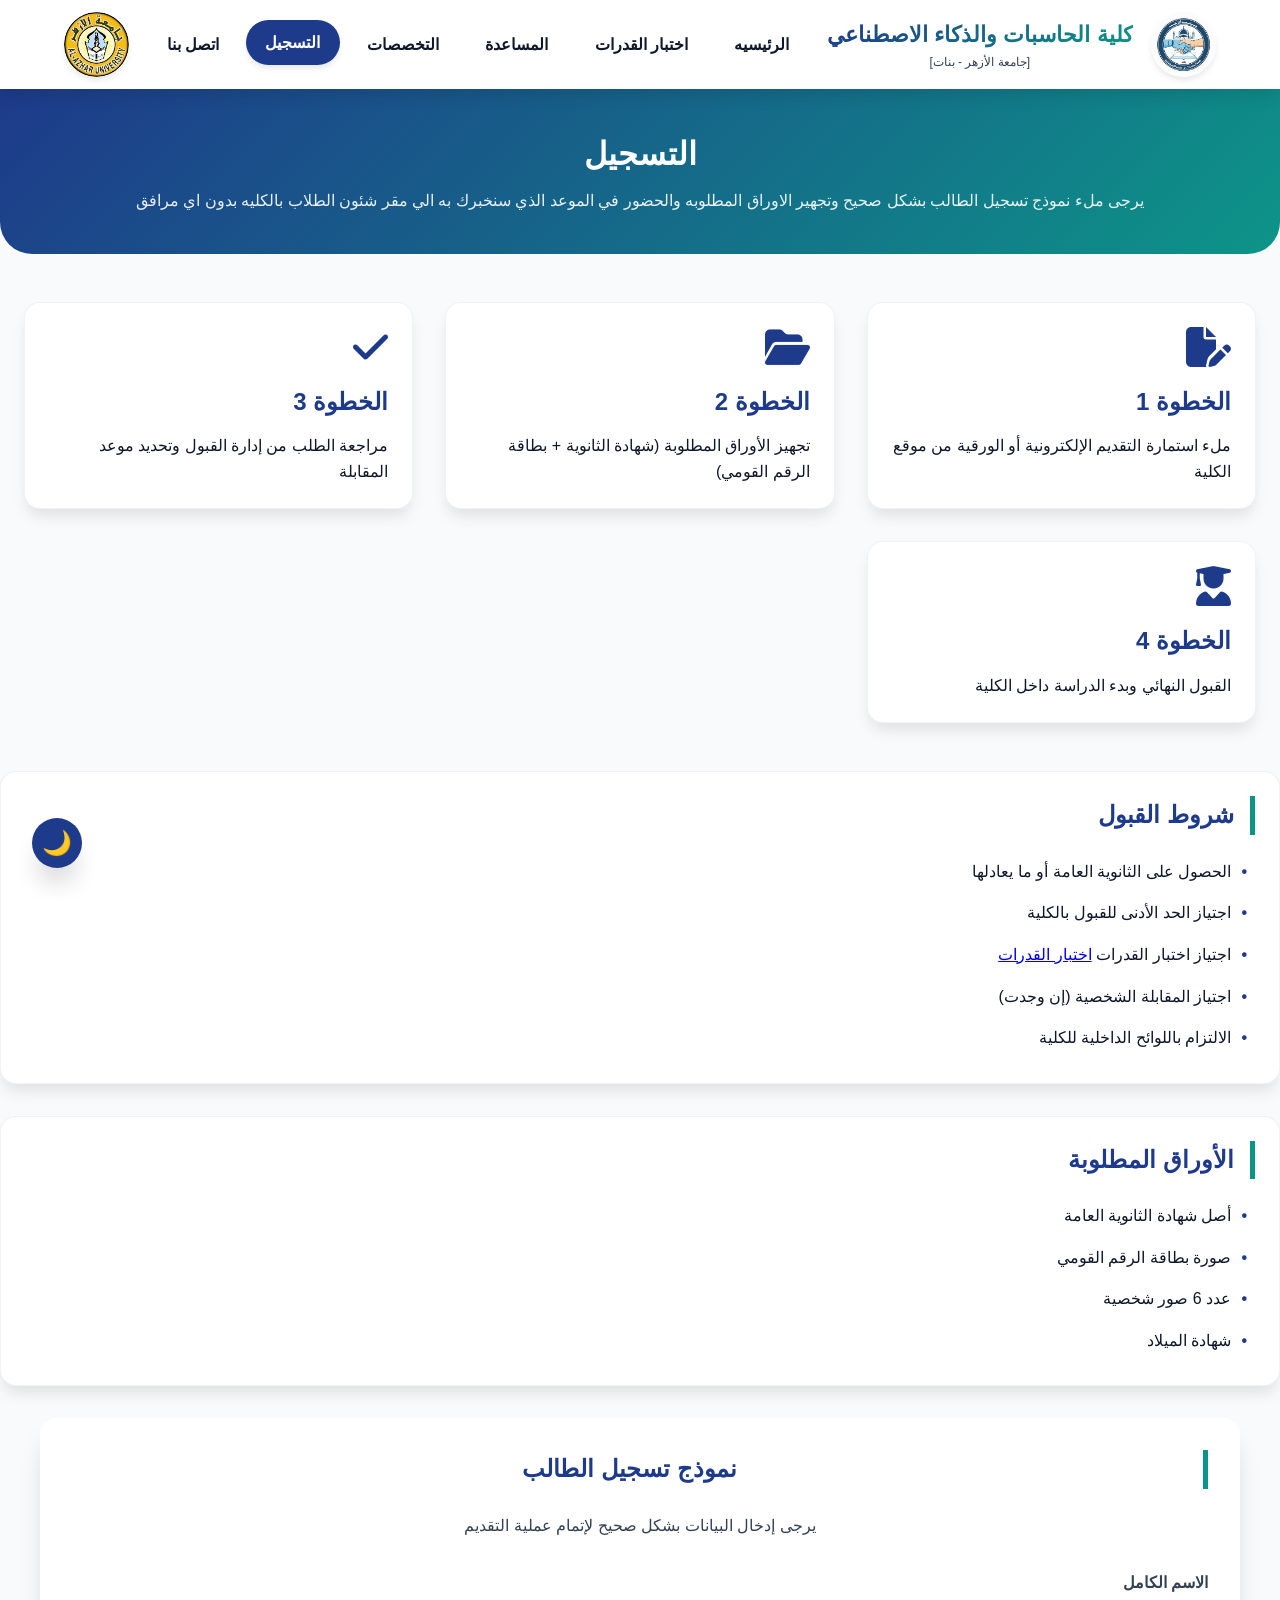
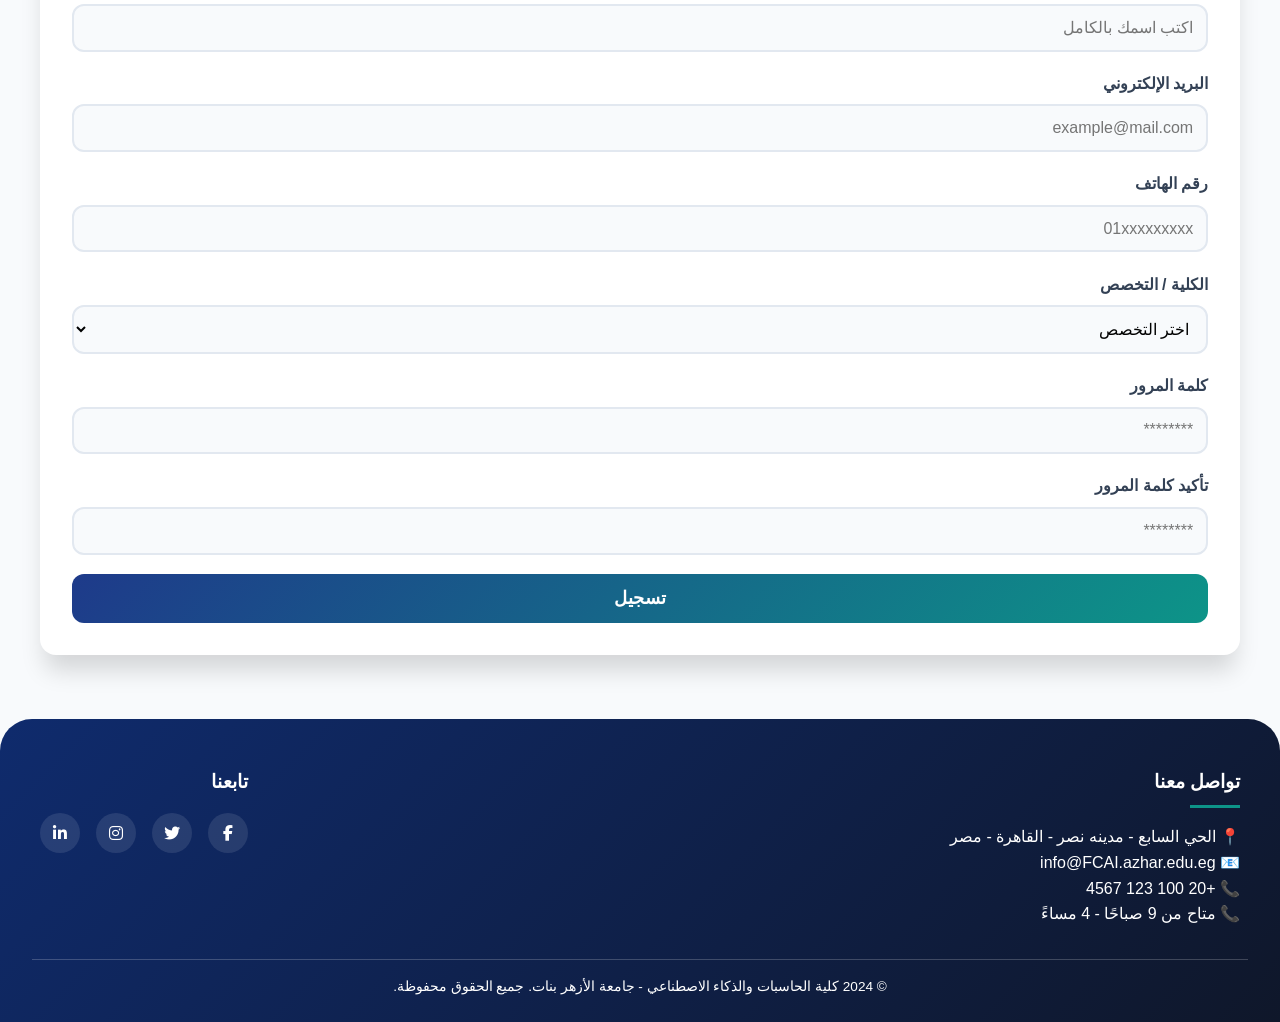
<file: registration.html>
<!DOCTYPE html>

<html lang="ar" dir="rtl">

<head>
    <meta charset="UTF-8">
    <meta name="viewport" content="width=device-width, initial-scale=1.0">
    <title>التسجيل</title>
    <meta name="description"
        content="كلية الحاسبات والذكاء الاصطناعي - جامعة الأزهر بنات - تخصصات الذكاء الاصطناعي، الأمن السيبراني، علوم البيانات وعلوم الحاسب">
    <meta name="keywords" content="كلية حاسبات, ذكاء اصطناعي, جامعة الأزهر, علوم بيانات, أمن سيبراني">
    <meta name="author" content="كلية الحاسبات والذكاء الاصطناعي - جامعة الأزهر">
    <link rel="icon" type="image/png" sizes="32x32" href="image/logo2.jpeg">

    <link rel="stylesheet" href="Css/styles.css">
    <link rel="stylesheet" href="https://cdnjs.cloudflare.com/ajax/libs/font-awesome/6.5.0/css/all.min.css">
</head>

<body>

    <header class="header-section">
    <img src="image/logo2.jpeg" alt="لوجو الكلية 1">
    <button class="menu-toggle" id="mobileMenuToggle">
        <i class="fa-solid fa-bars"></i>
    </button>
    <section>
        <h1>كلية الحاسبات والذكاء الاصطناعي</h1>
        <p>[جامعة الأزهر - بنات]</p>
    </section>
    <nav>
        <ul>
            <li><a href="index.html">الرئيسيه</a></li>
            <li><a href="exam.html">اختبار القدرات</a></li>
            <li><a href="faq.html">المساعدة</a></li>
            <li><a href="depart.html">التخصصات</a></li>
            <li><a href="registration.html">التسجيل</a></li>
            <li><a href="contact.html">اتصل بنا</a></li>
        </ul>
    </nav>
    <img src="image/images.jpeg" alt="لوجو الكلية 2">
</header>
<div class="register-header">
    <h1>التسجيل</h1>
    <p>يرجى ملء نموذج تسجيل الطالب بشكل صحيح وتجهير الاوراق المطلوبه والحضور في الموعد الذي سنخبرك به الي مقر شئون الطلاب بالكليه بدون اي مرافق</p>
</div>

    <section class="steps">

        <div class="card">
            <i class="fa-solid fa-file-pen"></i>
            <h2>الخطوة 1</h2>
            <p>ملء استمارة التقديم الإلكترونية أو الورقية من موقع الكلية</p>
        </div>

        <div class="card">
            <i class="fa-solid fa-folder-open"></i>
            <h2>الخطوة 2</h2>
            <p>تجهيز الأوراق المطلوبة (شهادة الثانوية + بطاقة الرقم القومي)</p>
        </div>

        <div class="card">
            <i class="fa-solid fa-check"></i>
            <h2>الخطوة 3</h2>
            <p>مراجعة الطلب من إدارة القبول وتحديد موعد المقابلة</p>
        </div>

        <div class="card">
            <i class="fa-solid fa-user-graduate"></i>
            <h2>الخطوة 4</h2>
            <p>القبول النهائي وبدء الدراسة داخل الكلية</p>
        </div>

    </section>

    <section class="requirements">

        <h2>شروط القبول</h2>

        <ul>
            <li>الحصول على الثانوية العامة أو ما يعادلها</li>
            <li>اجتياز الحد الأدنى للقبول بالكلية</li>
            <li>اجتياز اختبار القدرات <a href="exam.html" target="_blank"> اختبار القدرات</a></li>
            <li>اجتياز المقابلة الشخصية (إن وجدت)</li>
            <li>الالتزام باللوائح الداخلية للكلية</li>
        </ul>

    </section>

    <section class="documents">

        <h2>الأوراق المطلوبة</h2>

        <ul>
            <li>أصل شهادة الثانوية العامة</li>
            <li>صورة بطاقة الرقم القومي</li>
            <li>عدد 6 صور شخصية</li>
            <li>شهادة الميلاد</li>
        </ul>

    </section>
    <section class="register-section">

        <h2>نموذج تسجيل الطالب</h2>
        <p>يرجى إدخال البيانات بشكل صحيح لإتمام عملية التقديم</p>

        <form id="registerForm">

            <div class="form-group">
                <label>الاسم الكامل</label>
                <input type="text" id="name" placeholder="اكتب اسمك بالكامل">
                <small class="error"></small>
            </div>

            <div class="form-group">
                <label>البريد الإلكتروني</label>
                <input type="email" id="email" placeholder="example@mail.com">
                <small class="error"></small>
            </div>

            <div class="form-group">
                <label>رقم الهاتف</label>
                <input type="text" id="phone" placeholder="01xxxxxxxxx">
                <small class="error"></small>
            </div>

            <div class="form-group">
                <label>الكلية / التخصص</label>
                <select id="department">
                    <option value="">اختر التخصص</option>
                    <option>الذكاء الاصطناعي</option>
                    <option>علوم الحاسب</option>
                    <option>علوم البيانات</option>
                    <option>الأمن السيبراني</option>
                </select>
                <small class="error"></small>
            </div>

            <div class="form-group">
                <label>كلمة المرور</label>
                <input type="password" id="password" placeholder="********">
                <small class="error"></small>
            </div>

            <div class="form-group">
                <label>تأكيد كلمة المرور</label>
                <input type="password" id="confirmPassword" placeholder="********">
                <small class="error"></small>
            </div>

            <button type="submit">تسجيل</button>

        </form>

    </section>

    <footer>
        <div class="contact-social">

            <div class="contact-info">
                <h3>تواصل معنا</h3>
                <p>📍 الحي السابع - مدينه نصر - القاهرة - مصر</p>
                <p>📧 info@FCAI.azhar.edu.eg</p>
                <p>📞 +20 100 123 4567 </p>
                <p>📞 متاح من 9 صباحًا - 4 مساءً</p>
            </div>

            <div class="social-media">
                <h3>تابعنا</h3>
                <div class="social-links">
                    <a href="https://www.facebook.com" target="_blank"><i class="fab fa-facebook-f"></i></a>
                    <a href="https://twitter.com" target="_blank"><i class="fab fa-twitter"></i></a>
                    <a href="https://www.instagram.com" target="_blank"><i class="fab fa-instagram"></i></a>
                    <a href="https://www.linkedin.com" target="_blank"><i class="fab fa-linkedin-in"></i></a>
                </div>
            </div>

        </div>
        <p>&copy; 2024 كلية الحاسبات والذكاء الاصطناعي - جامعة الأزهر بنات. جميع الحقوق محفوظة.</p>

    </footer>
    <button class="darkmode-toggle" id="darkmodeToggle">🌙</button>

    <script src="js/script.js"></script>
</body>

</html>
</file>
<file: Css/styles.css>
/* المتغيرات الرئيسية وإعادة التعيين العامة */
:root {
    --primary: #1e3a8a;
    --primary-dark: #0f2b6d;
    --primary-light: #3b82f6;
    --secondary: #0d9488;
    --secondary-dark: #0f766e;
    --accent: #8b5cf6;
    --dark: #0f172a;
    --gray: #334155;
    --light: #f8fafc;
    --white: #ffffff;
    --shadow-sm: 0 4px 6px -1px rgba(0, 0, 0, 0.1);
    --shadow-md: 0 10px 15px -3px rgba(0, 0, 0, 0.1);
    --shadow-lg: 0 20px 25px -5px rgba(0, 0, 0, 0.15);
    --radius: 1rem;
    --transition: all 0.3s cubic-bezier(0.4, 0, 0.2, 1);
}

/* الوضع المظلم */
[data-theme="dark"] {
    --primary: #3b82f6;
    --primary-dark: #2563eb;
    --secondary: #14b8a6;
    --dark: #e2e8f0;
    --gray: #94a3b8;
    --light: #1e293b;
    --white: #0f172a;
}

/* إعادة تعيين الهوامش والمسافات */
* {
    margin: 0;
    padding: 0;
    box-sizing: border-box;
}

/* تمرير سلس */
html {
    scroll-behavior: smooth;
}

/* تنسيق الجسم الرئيسي */
body {
    font-family: 'Segoe UI', 'Cairo', Tahoma, Geneva, Verdana, sans-serif;
    background: var(--light);
    color: var(--dark);
    line-height: 1.6;
    transition: background 0.3s ease, color 0.3s ease;
    min-height: 100vh;
}

/* خلفية الوضع المظلم للجسم */
[data-theme="dark"] body {
    background: #0f172a;
}

/* شريط التمرير والإعدادات المساعدة */
::-webkit-scrollbar {
    width: 10px;
}

::-webkit-scrollbar-track {
    background: var(--light);
}

::-webkit-scrollbar-thumb {
    background: var(--primary);
    border-radius: 10px;
}

/* إخفاء العناصر */
.hidden {
    display: none;
}

/* زر تبديل الوضع المظلم */
.darkmode-toggle {
    position: fixed;
    bottom: 2rem;
    left: 2rem;
    z-index: 1000;
    background: var(--primary);
    color: white;
    border: none;
    width: 50px;
    height: 50px;
    border-radius: 50%;
    cursor: pointer;
    box-shadow: var(--shadow-lg);
    transition: var(--transition);
    font-size: 1.5rem;
    display: flex;
    align-items: center;
    justify-content: center;
}

.darkmode-toggle:hover {
    transform: scale(1.1);
    background: var(--primary-dark);
}



/* رأس الصفحة والقائمة العلوية مع الهامبرجر */
.header-section {
    background: rgba(255, 255, 255, 0.95);
    backdrop-filter: blur(10px);
    display: flex;
    justify-content: space-between;
    align-items: center;
    padding: 0.75rem 5%;
    box-shadow: var(--shadow-md);
    position: sticky;
    top: 0;
    z-index: 100;
    flex-wrap: wrap;
    gap: 1rem;
}

[data-theme="dark"] .header-section {
    background: rgba(15, 23, 42, 0.95);
}

.header-section img {
    width: 65px;
    height: 65px;
    border-radius: 50%;
    object-fit: cover;
    box-shadow: var(--shadow-sm);
}

.header-section section {
    text-align: center;
}

.header-section h1 {
    font-size: 1.4rem;
    background: linear-gradient(135deg, var(--primary), var(--secondary));
    background-clip: text;
    -webkit-background-clip: text;
    -webkit-text-fill-color: transparent;
}

.header-section p {
    font-size: 0.75rem;
    color: var(--gray);
}

/* أيقونة الهامبرجر (تظهر فقط في الشاشات الصغيرة) */
.menu-toggle {
    display: none;
    font-size: 1.8rem;
    background: none;
    border: none;
    cursor: pointer;
    color: var(--primary);
    width: auto;
    padding: 0.5rem;
}

/* قائمة التنقل */
nav ul {
    display: flex;
    gap: 0.5rem;
    list-style: none;
    flex-wrap: wrap;
}

nav ul li a {
    display: inline-block;
    padding: 0.6rem 1.2rem;
    text-decoration: none;
    color: var(--dark);
    font-weight: 600;
    border-radius: 2rem;
    transition: var(--transition);
    background: transparent;
}

nav ul li a:hover,
nav ul li a.active {
    background: var(--primary);
    color: white;
    transform: translateY(-2px);
    box-shadow: var(--shadow-sm);
}

/* استعلام الوسائط للشاشات الصغيرة (الموبايل) */


/* البطاقات والشبكات العامة */
.card {
    background: var(--white);
    border-radius: var(--radius);
    padding: 1.5rem;
    box-shadow: var(--shadow-md);
    transition: var(--transition);
    border: 1px solid rgba(0, 0, 0, 0.05);
}

.card:hover {
    transform: translateY(-8px);
    box-shadow: var(--shadow-lg);
}

.card i {
    font-size: 2.5rem;
    color: var(--primary);
    margin-bottom: 1rem;
}

.card h2,
.card h3 {
    color: var(--primary);
    margin-bottom: 0.75rem;
}

.card ul {
    list-style: none;
    margin-top: 0.5rem;
}

.card li {
    padding: 0.5rem 0;
    border-bottom: 1px dashed #e2e8f0;
}

[data-theme="dark"] .card li {
    border-bottom-color: #334155;
}

.departments,
.steps,
.contact-grid {
    display: grid;
    grid-template-columns: repeat(auto-fit, minmax(300px, 1fr));
    gap: 2rem;
}

.container,
.departments,
.steps,
.contact-section {
    max-width: 1600px;
    margin: 3rem auto;
    padding: 0 1.5rem;
}

/* تنسيقات الصفحة الرئيسية */
.container>div {
    background: var(--white);
    border-radius: var(--radius);
    padding: 1.5rem;
    margin-bottom: 1.5rem;
    box-shadow: var(--shadow-sm);
    transition: var(--transition);
}

.container>div:hover {
    transform: translateX(-5px);
}

.container h2 {
    color: var(--primary);
    border-right: 5px solid var(--secondary);
    padding-right: 1rem;
    margin-bottom: 1rem;
}

.container ul {
    list-style: none;
}

.container li {
    padding: 0.7rem 1rem;
    margin: 0.5rem 0;
    background: var(--light);
    border-radius: 0.75rem;
    transition: var(--transition);
}


[data-theme="dark"] .container>div,
[data-theme="dark"] .contact-card,
[data-theme="dark"] .requirements,
[data-theme="dark"] .documents {
    background: #1e293b;
    border-color: #334155;
}

[data-theme="dark"] .container li {
    background: #334155;
    color: #e2e8f0;
}

[data-theme="dark"] .container li:hover {
    background: var(--primary);
}

.highlight {
    color: var(--secondary);
    font-weight: bold;
}

/* شروط القبول والأوراق المطلوبة */
.requirements,
.documents {
    background: var(--white);
    border-radius: var(--radius);
    padding: 1.5rem;
    margin: 2rem auto;
    box-shadow: var(--shadow-md);
    border: 1px solid rgba(0, 0, 0, 0.05);
}

.requirements h2,
.documents h2,
.register-section h2 {
    color: var(--primary);
    margin-bottom: 1rem;
    border-right: 5px solid var(--secondary);
    padding-right: 1rem;
}

.requirements ul,
.documents ul {
    list-style: none;
    padding-right: 1.5rem;
}

.requirements li,
.documents li {
    padding: 0.5rem 0;
    position: relative;
}

.requirements li::before,
.documents li::before {
    content: "•";
    color: var(--primary);
    font-weight: bold;
    position: absolute;
    right: -1rem;
}

/* نماذج الإدخال العامة */
.contact-form,
.register-section {
    background: var(--white);
    border-radius: var(--radius);
    padding: 2rem;
    box-shadow: var(--shadow-lg);
    margin: 2rem auto;
    max-width: 1200px;
}

.contact-form h3,
.register-section h2 {
    text-align: center;
    color: var(--primary);
    margin-bottom: 1.5rem;
}

.register-section p {
    text-align: center;
    color: var(--gray);
    margin-bottom: 2rem;
}

.form-group {
    margin-bottom: 1.2rem;
}

label {
    display: block;
    margin-bottom: 0.5rem;
    font-weight: 600;
    color: var(--gray);
}

input,
select,
textarea {
    width: 100%;
    padding: 0.8rem;
    border: 2px solid #e2e8f0;
    border-radius: 0.75rem;
    background: var(--light);
    transition: var(--transition);
    font-size: 1rem;
    font-family: inherit;
}

input:focus,
select:focus,
textarea:focus {
    border-color: var(--primary);
    outline: none;
    box-shadow: 0 0 0 3px rgba(59, 130, 246, 0.2);
}

[data-theme="dark"] input,
[data-theme="dark"] select,
[data-theme="dark"] textarea {
    background: #334155;
    border-color: #475569;
    color: #f1f5f9;
}

[data-theme="dark"] input::placeholder,
[data-theme="dark"] textarea::placeholder {
    color: #94a3b8;
}

[data-theme="dark"] label {
    color: #cbd5e1;
}

button,
.contact-form button,
.register-section button {
    background: linear-gradient(135deg, var(--primary), var(--secondary));
    color: white;
    border: none;
    padding: 0.9rem;
    width: 100%;
    border-radius: 0.75rem;
    font-size: 1.1rem;
    font-weight: bold;
    cursor: pointer;
    transition: var(--transition);
}

button:hover {
    transform: translateY(-2px);
    box-shadow: var(--shadow-md);
}

/* رسائل الخطأ */
.error-message {
    color: #ef4444;
    font-size: 0.75rem;
    margin-top: 0.25rem;
    display: block;
}

.btn-disabled {
    opacity: 0.6;
    cursor: not-allowed !important;
    transform: none !important;
}

/* إشعارات التوست */
.toast {
    position: fixed;
    bottom: 80px;
    right: 20px;
    padding: 12px 24px;
    border-radius: 12px;
    font-weight: bold;
    z-index: 9999;
    animation: slideIn 0.3s ease;
}

.toast-success {
    background-color: #10b981;
    color: white;
}

.toast-error {
    background-color: #ef4444;
    color: white;
}

@keyframes slideIn {
    from {
        transform: translateX(100%);
        opacity: 0;
    }

    to {
        transform: translateX(0);
        opacity: 1;
    }
}

@keyframes slideOut {
    from {
        transform: translateX(0);
        opacity: 1;
    }

    to {
        transform: translateX(100%);
        opacity: 0;
    }
}

/* صفحة اتصل بنا */
.contact-section {
    text-align: center;
}

.contact-card {
    padding: 2rem;
}

.contact-card i {
    font-size: 2.8rem;
    color: var(--primary);
}

.contact-card h3 {
    margin-top: 1rem;
    color: var(--primary);
}

[data-theme="dark"] .contact-card p {
    color: #94a3b8;
}

/* صفحة اختبار القدرات */
.exam-container {
    max-width: 900px;
    margin: 2rem auto;
    padding: 0 1.5rem;
}

.exam-header {
    text-align: center;
    margin-bottom: 2rem;
}

.exam-header h1 {
    color: var(--primary);
    font-size: 2rem;
    margin-bottom: 0.5rem;
}

.exam-header p {
    color: var(--gray);
}

.progress-bar {
    background: #e2e8f0;
    border-radius: 10px;
    height: 10px;
    margin: 1rem 0;
    overflow: hidden;
}

[data-theme="dark"] .progress-bar {
    background: #334155;
}

.progress-fill {
    background: linear-gradient(135deg, var(--primary), var(--secondary));
    width: 0%;
    height: 100%;
    border-radius: 10px;
    transition: width 0.3s ease;
}

.question-counter {
    text-align: center;
    font-size: 0.9rem;
    color: var(--gray);
    margin-bottom: 1.5rem;
}

.question-card {
    background: var(--white);
    border-radius: 1.5rem;
    padding: 2rem;
    box-shadow: var(--shadow-lg);
    margin-bottom: 2rem;
}

.question-text {
    font-size: 1.3rem;
    font-weight: bold;
    color: var(--dark);
    margin-bottom: 1.5rem;
    padding-bottom: 1rem;
    border-bottom: 2px solid var(--primary);
}

.options {
    display: flex;
    flex-direction: column;
    gap: 1rem;
}

.option {
    display: flex;
    align-items: center;
    gap: 1rem;
    padding: 1rem;
    background: var(--light);
    border-radius: 1rem;
    cursor: pointer;
    transition: all 0.3s ease;
    border: 2px solid transparent;
}

.option:hover {
    background: #e2e8f0;
    transform: translateX(5px);
}

[data-theme="dark"] .option {
    background: #334155;
}

[data-theme="dark"] .option:hover {
    background: #475569;
}

.option.selected {
    border-color: var(--primary);
    background: rgba(59, 130, 246, 0.1);
}

.option input {
    width: 20px;
    height: 20px;
    cursor: pointer;
    accent-color: var(--primary);
}

.option label {
    flex: 1;
    cursor: pointer;
    margin: 0;
    font-weight: normal;
    color: var(--dark);
}

.nav-buttons {
    display: flex;
    justify-content: space-between;
    gap: 1rem;
    margin-top: 2rem;
}

.nav-btn {
    padding: 0.8rem 1.5rem;
    background: var(--gray);
    color: white;
    border: none;
    border-radius: 0.75rem;
    font-size: 1rem;
    font-weight: bold;
    cursor: pointer;
    transition: var(--transition);
}

.nav-btn:hover {
    transform: translateY(-2px);
    box-shadow: var(--shadow-sm);
}



/* صفحة النتائج */
.results-container {
    max-width: 1000px;
    margin: 2rem auto;
    padding: 0 1.5rem;
}

.result-card {
    background: var(--white);
    border-radius: 1.5rem;
    padding: 2rem;
    box-shadow: var(--shadow-lg);
    margin-bottom: 2rem;
    text-align: center;
}

.score-circle {
    width: 150px;
    height: 150px;
    margin: 0 auto 1.5rem;
}

.specialty-rank {
    display: flex;
    flex-direction: column;
    gap: 1rem;
    margin-top: 2rem;
}

.rank-item {
    display: flex;
    align-items: center;
    gap: 1rem;
    padding: 1rem;
    background: var(--light);
    border-radius: 1rem;
    transition: all 0.3s ease;
}

.rank-item:hover {
    transform: translateX(5px);
}

[data-theme="dark"] .rank-item {
    background: #1e293b;
}

.rank-number {
    width: 40px;
    height: 40px;
    background: var(--primary);
    color: white;
    border-radius: 50%;
    display: flex;
    align-items: center;
    justify-content: center;
    font-weight: bold;
    font-size: 1.2rem;
}

.rank-number.top1 {
    background: linear-gradient(135deg, #fbbf24, #f59e0b);
}

.rank-number.top2 {
    background: linear-gradient(135deg, #94a3b8, #64748b);
}

.rank-number.top3 {
    background: linear-gradient(135deg, #cd7f5a, #b45309);
}

.rank-info {
    flex: 1;
    text-align: right;
}

.rank-title {
    font-size: 1.2rem;
    font-weight: bold;
    color: var(--dark);
}

.rank-description {
    font-size: 0.85rem;
    color: var(--primary);
    margin-top: 0.25rem;
}

.rank-score {
    font-size: 1.5rem;
    font-weight: bold;
    color: var(--primary);
}

.result-buttons {
    display: flex;
    justify-content: center;
    gap: 1rem;
    margin-top: 2rem;
    flex-wrap: wrap;
}

.restart-btn {
    background: var(--primary);
    color: white;
    border: none;
    padding: 0.8rem 2rem;
    border-radius: 0.75rem;
    font-size: 1rem;
    font-weight: bold;
    cursor: pointer;
    transition: var(--transition);
}

.restart-btn:hover {
    transform: translateY(-2px);
    box-shadow: var(--shadow-sm);
}

.register-link {
    background: var(--secondary);
    color: white;
    text-decoration: none;
    padding: 0.8rem 2rem;
    border-radius: 0.75rem;
    font-size: 1rem;
    font-weight: bold;
    transition: var(--transition);
    display: inline-block;
}

.register-link:hover {
    transform: translateY(-2px);
    box-shadow: var(--shadow-sm);
}

.recommendation-box {
    margin-top: 1.5rem;
    padding: 1rem;
    border-radius: 1rem;
    text-align: center;
}



/* تذييل الصفحة */
footer {
    background: linear-gradient(135deg, var(--primary-dark), var(--dark));
    color: white;
    padding: 3rem 2rem 1.5rem;
    margin-top: 4rem;
    border-radius: 2rem 2rem 0 0;
}

.contact-social {
    display: flex;
    justify-content: space-between;
    flex-wrap: wrap;
    gap: 2rem;
    max-width: 1200px;
    margin: 0 auto;
}

.contact-info h3,
.social-media h3 {
    margin-bottom: 1rem;
    position: relative;
}

.contact-info h3::after {
    content: '';
    width: 50px;
    height: 3px;
    background: var(--secondary);
    display: block;
    margin-top: 0.5rem;
}

.social-links {
    display: flex;
    gap: 1rem;
}

.social-links a {
    background: rgba(255, 255, 255, 0.1);
    width: 40px;
    height: 40px;
    border-radius: 50%;
    display: flex;
    align-items: center;
    justify-content: center;
    transition: var(--transition);
    color: white;
    text-decoration: none;
}

.social-links a:hover {
    background: var(--secondary);
    transform: translateY(-3px);
}

footer>p {
    text-align: center;
    margin-top: 2rem;
    padding-top: 1rem;
    border-top: 1px solid rgba(255, 255, 255, 0.2);
    font-size: 0.85rem;
}

/* كود مخصص لصفحة المساعدة */
.faq-container {
    max-width: 1000px;
    margin: 2rem auto;
    padding: 0 1.5rem;
}

.faq-header {
    text-align: center;
    margin-bottom: 2.5rem;
}

.faq-header i {
    font-size: 3rem;
    color: var(--primary);
    margin-bottom: 1rem;
}

.faq-header h1 {
    font-size: 2rem;
    color: var(--primary);
    margin-bottom: 0.5rem;
}

.faq-header p {
    color: var(--gray);
}

.faq-search {
    position: relative;
    margin-bottom: 2rem;
}

.faq-search i {
    position: absolute;
    right: 1rem;
    top: 50%;
    transform: translateY(-50%);
    color: var(--gray);
}

.faq-search input {
    width: 100%;
    padding: 1rem 3rem 1rem 1rem;
    border: 2px solid #e2e8f0;
    border-radius: 3rem;
    font-size: 1rem;
    background: var(--white);
    transition: var(--transition);
}

.faq-search input:focus {
    border-color: var(--primary);
    outline: none;
}

.faq-filters {
    display: flex;
    flex-wrap: wrap;
    gap: 0.75rem;
    justify-content: center;
    margin-bottom: 2rem;
}

.filter-btn {
    padding: 0.5rem 1.25rem;
    border: none;
    border-radius: 2rem;
    background: var(--light);
    color: var(--dark);
    cursor: pointer;
    transition: var(--transition);
    font-size: 0.9rem;
    width: auto;
}

.filter-btn:hover,
.filter-btn.active {
    background: var(--primary);
    color: white;
    transform: translateY(-2px);
}

.faq-category {
    margin-bottom: 2.5rem;
}

.faq-category>h2 {
    color: var(--primary);
    font-size: 1.5rem;
    margin-bottom: 1.5rem;
    padding-bottom: 0.5rem;
    border-bottom: 3px solid var(--secondary);
    display: inline-block;
}

.faq-category>h2 i {
    margin-left: 0.5rem;
}

.faq-item {
    background: var(--white);
    border-radius: 1rem;
    margin-bottom: 1rem;
    box-shadow: var(--shadow-sm);
    overflow: hidden;
    transition: var(--transition);
}

.faq-item:hover {
    box-shadow: var(--shadow-md);
}

.faq-question {
    width: 100%;
    display: flex;
    justify-content: space-between;
    align-items: center;
    padding: 1.25rem 1.5rem;
    background: var(--white);
    border: none;
    cursor: pointer;
    font-size: 1rem;
    font-weight: bold;
    color: var(--dark);
    transition: var(--transition);
    text-align: right;
}

.faq-question span {
    display: flex;
    align-items: center;
    gap: 0.5rem;
}

.faq-question span i {
    color: var(--primary);
}

.faq-question i:last-child {
    transition: transform 0.3s ease;
    color: var(--gray);
}

.faq-item.active .faq-question i:last-child {
    transform: rotate(180deg);
}

.faq-answer {
    max-height: 0;
    overflow: hidden;
    transition: max-height 0.4s ease-out;
    padding: 0 1.5rem;
    border-top: none;
}

.faq-item.active .faq-answer {
    max-height: 500px;
    padding: 0 1.5rem 1.25rem 1.5rem;
    border-top: 1px solid #e2e8f0;
}

[data-theme="dark"] .faq-item.active .faq-answer {
    border-top-color: #334155;
}

.faq-answer p,
.faq-answer ul {
    margin: 0.75rem 0;
}

.faq-answer ul {
    padding-right: 1.5rem;
}

.faq-answer li {
    margin: 0.5rem 0;
}

.faq-answer a {
    color: var(--primary);
    text-decoration: none;
    font-weight: bold;
}

.faq-answer a:hover {
    text-decoration: underline;
}

.faq-contact {
    background: linear-gradient(135deg, var(--primary), var(--primary-dark));
    border-radius: 1.5rem;
    padding: 2rem;
    text-align: center;
    color: white;
    margin-top: 2rem;
}

.faq-contact i {
    font-size: 2.5rem;
    margin-bottom: 1rem;
}

.faq-contact h3 {
    font-size: 1.5rem;
    margin-bottom: 0.5rem;
}

.faq-contact p {
    margin-bottom: 1.5rem;
    opacity: 0.9;
}

.faq-contact-buttons {
    display: flex;
    justify-content: center;
    gap: 1rem;
    flex-wrap: wrap;
}

.btn-primary,
.btn-secondary {
    padding: 0.75rem 1.5rem;
    border-radius: 2rem;
    text-decoration: none;
    font-weight: bold;
    transition: var(--transition);
}

.btn-primary {
    background: white;
    color: var(--primary);
}

.btn-primary:hover {
    transform: translateY(-2px);
    box-shadow: 0 5px 15px rgba(0, 0, 0, 0.2);
}

.btn-secondary {
    background: rgba(255, 255, 255, 0.2);
    color: white;
    border: 1px solid white;
}

.btn-secondary:hover {
    background: white;
    color: var(--primary);
    transform: translateY(-2px);
}

/* تنسيقات البانر الرئيسي */
.hero-banner {
    background:url(../image/image4.jpeg);
    border-radius: .5rem .5rem 2rem 2rem;
    min-height: 600px;
    overflow: hidden;
}

.hero-badges {
    text-align: center;
    margin-top: 15rem;

}

.hero-badge {
    background: var(--primary-dark);
    color: white;
    padding: 0.5rem 1.2rem;
    margin: 5rem;
    border-radius: 2rem;
    font-size: 0.9rem;
    font-weight: 500;
}

.hero-badge:hover {
    background: var(--secondary);
}

.hero-registration {
    background: rgba(255, 255, 255, 0.2);
    border-radius: 1.5rem;
    padding: 2rem;
    max-width: 400px;
    margin: 0 auto;
    text-align: center;
}

.hero-registration h2 {
    display: inline-block;
    color: var(--light);
}

.btn-primary {
    padding: 14px 32px;
    background: var(--primary);
    color: white;
    margin-bottom: 1.5rem;
    border-radius: 14px;
    font-size: 18px;
    font-weight: bold;
}

.btn-primary:hover {
    transform: scale(1.05);
    background: var(--secondary);
}


/* تنسيقات صور البطاقات (التخصصات) */
.card {
    position: relative;
    overflow: hidden;
}

.card-image {
    width: 100%;
    height: 180px;
    overflow: hidden;
    border-radius: 0.75rem;
    margin-bottom: 1.2rem;
}

.card-image img {
    width: 100%;
    height: 100%;
    object-fit: cover;
    transition: transform 0.5s ease;
}

.card:hover .card-image img {
    transform: scale(1.05);
}

/* بانر صفحة التخصصات */
.depart-banner,
.exam-header,
.faq-header,
.contact-header,
.register-header {
    background: linear-gradient(135deg, var(--primary), var(--secondary));
    padding: 2.5rem 1.5rem;
    text-align: center;
    margin-bottom: 2rem;
    border-radius: 0 0 2rem 2rem;
}

.depart-banner-content h2,
.exam-header h1,
.faq-header h1,
.contact-header h1,
.register-header h1 {
    color: white;
    font-size: 2rem;
    margin-bottom: 0.5rem;
}

.depart-banner-content p,
.exam-header p,
.faq-header p,
.contact-header p,
.register-header p {
    color: rgba(255, 255, 255, 0.9);
    font-size: 1rem;
}

@media (max-width: 768px) {
    .header-section {
        flex-direction: row;
        flex-wrap: wrap;
        position: relative;
    }

    .header-section section {
        flex: 1;
        text-align: center;

    }

    .header-section img {
        width: 30px;
        height: 30px;
    }

    .header-section section h1 {
        font-size: .4rem;
        font-weight: 900;
    }

    .header-section section p {
        font-size: 0.4rem;
    }

    .menu-toggle {
        display: block;
        order: 1;
        cursor: pointer;
        color: var(--primary);
        font-size: 1.2rem;
    }

    .header-section img:first-child {
        order: 0;
    }

    .header-section section {
        order: 2;

    }

    .header-section img:last-child {
        order: 3;
    }

    nav {
        order: 4;
        width: 100%;
        display: none;
    }

    nav.active {
        display: block;
    }

    nav ul {
        flex-direction: column;
        align-items: center;
        gap: 0.8rem;
        padding: 1rem 0;
        background: var(--white);
        border-radius: var(--radius);
        margin-top: 0.5rem;
        box-shadow: var(--shadow-md);
    }

    nav ul li {
        width: 100%;
        text-align: center;
    }

    nav ul li a {
        display: block;
        width: 90%;
        margin: 0 auto;
    }

    [data-theme="dark"] nav ul {
        background: #1e293b;
    }

    .hero-banner {
        background-image: url(image1.jpeg);
        background-size: cover;
        background-position: center;
        border-radius: .5rem .5rem 2rem 2rem;
        min-height: auto;
        overflow: hidden;
    }

    .hero-badges {
        display: grid;
        grid-template-columns: 1fr;
        text-align: center;
        margin-top: 5rem;

    }

    .hero-badge {
        background: var(--primary-dark);
        color: white;
        padding: 0.5rem 1.2rem;
        margin: .5rem;
        border-radius: 2rem;
        font-size: 0.9rem;
        font-weight: 500;
    }

    .hero-badge:hover {
        background: var(--secondary);
    }

    .hero-registration {
        background: rgba(255, 255, 255, 0.2);
        border-radius: 1.5rem;
        padding: 2rem;
        max-width: 400px;
        margin: 0 auto;
        text-align: center;
    }

    .hero-registration h2 {
        display: inline-block;
        color: var(--light);
        font-size: 1.2rem;
    }

    .btn-primary {
        padding: 14px 32px;
        background: var(--primary);
        color: white;
        margin-bottom: 1.2rem;
        border-radius: 14px;
        font-size: 15px;
        font-weight: bold;
    }

    .btn-primary:hover {
        transform: scale(1.05);
        background: var(--secondary);
    }

    .container,
    .exam-container,
    .question-card,
    .result-card,
    .faq-container,
    .departments,
    .departments .card,
    .steps,
    .requirements,
    .documents,
    .register-section,
    .contact-section,
    .faq-section,
    .contact-form {

        padding: 0 .5rem;
    }

    .container>div {
        padding: .5rem;
    }

    .container h2 {
        font-size: 1.2rem;
    }

    .container li {
        padding: 0.5rem;
        font-size: 0.9rem;
    }

    .card-image {
        height: 150px;
    }

    .depart-banner {
        padding: 1.5rem 1rem;
    }

    .depart-banner-content h2 {
        font-size: 1.3rem;
    }

    .question-card {
        padding: 1.2rem;
    }

    .question-text {
        font-size: 1rem;
    }



    .faq-question {
        font-size: 0.9rem;
        padding: 1rem;
    }

    .faq-filters {
        gap: 0.5rem;
    }

    .filter-btn {
        padding: 0.4rem 1rem;
        font-size: 0.8rem;
    }

    .rank-title {
        font-size: 1rem;
    }

    .rank-score {
        font-size: 1.2rem;
    }

    .result-buttons {
        flex-direction: column;
        align-items: center;
    }

    .restart-btn,
    .register-link {
        width: 80%;
        text-align: center;
    }

    .result-card {
        padding: 1.2rem;
    }

    .steps .card {
        padding: .8rem;
    }

    .contact-form input {
        padding: 0.6rem;
        margin: 0.5rem 0;
    }

}
</file>
